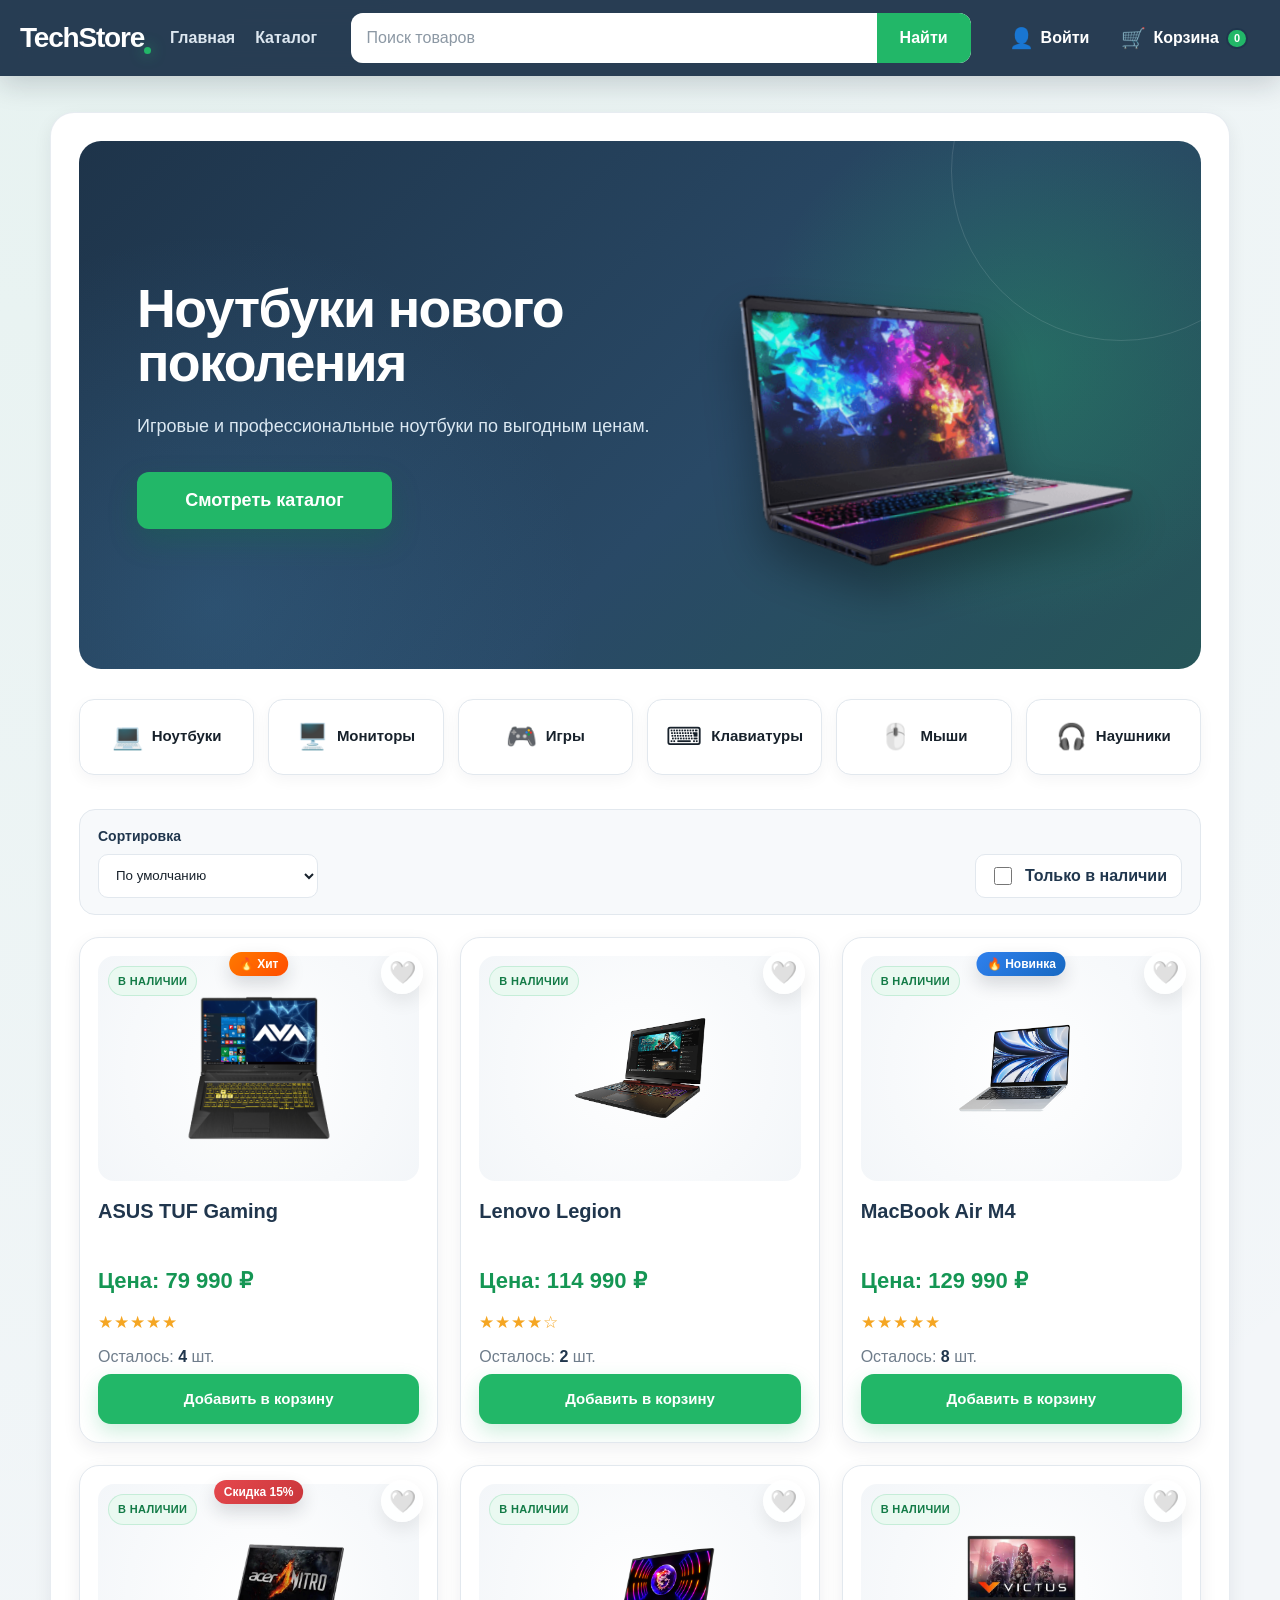
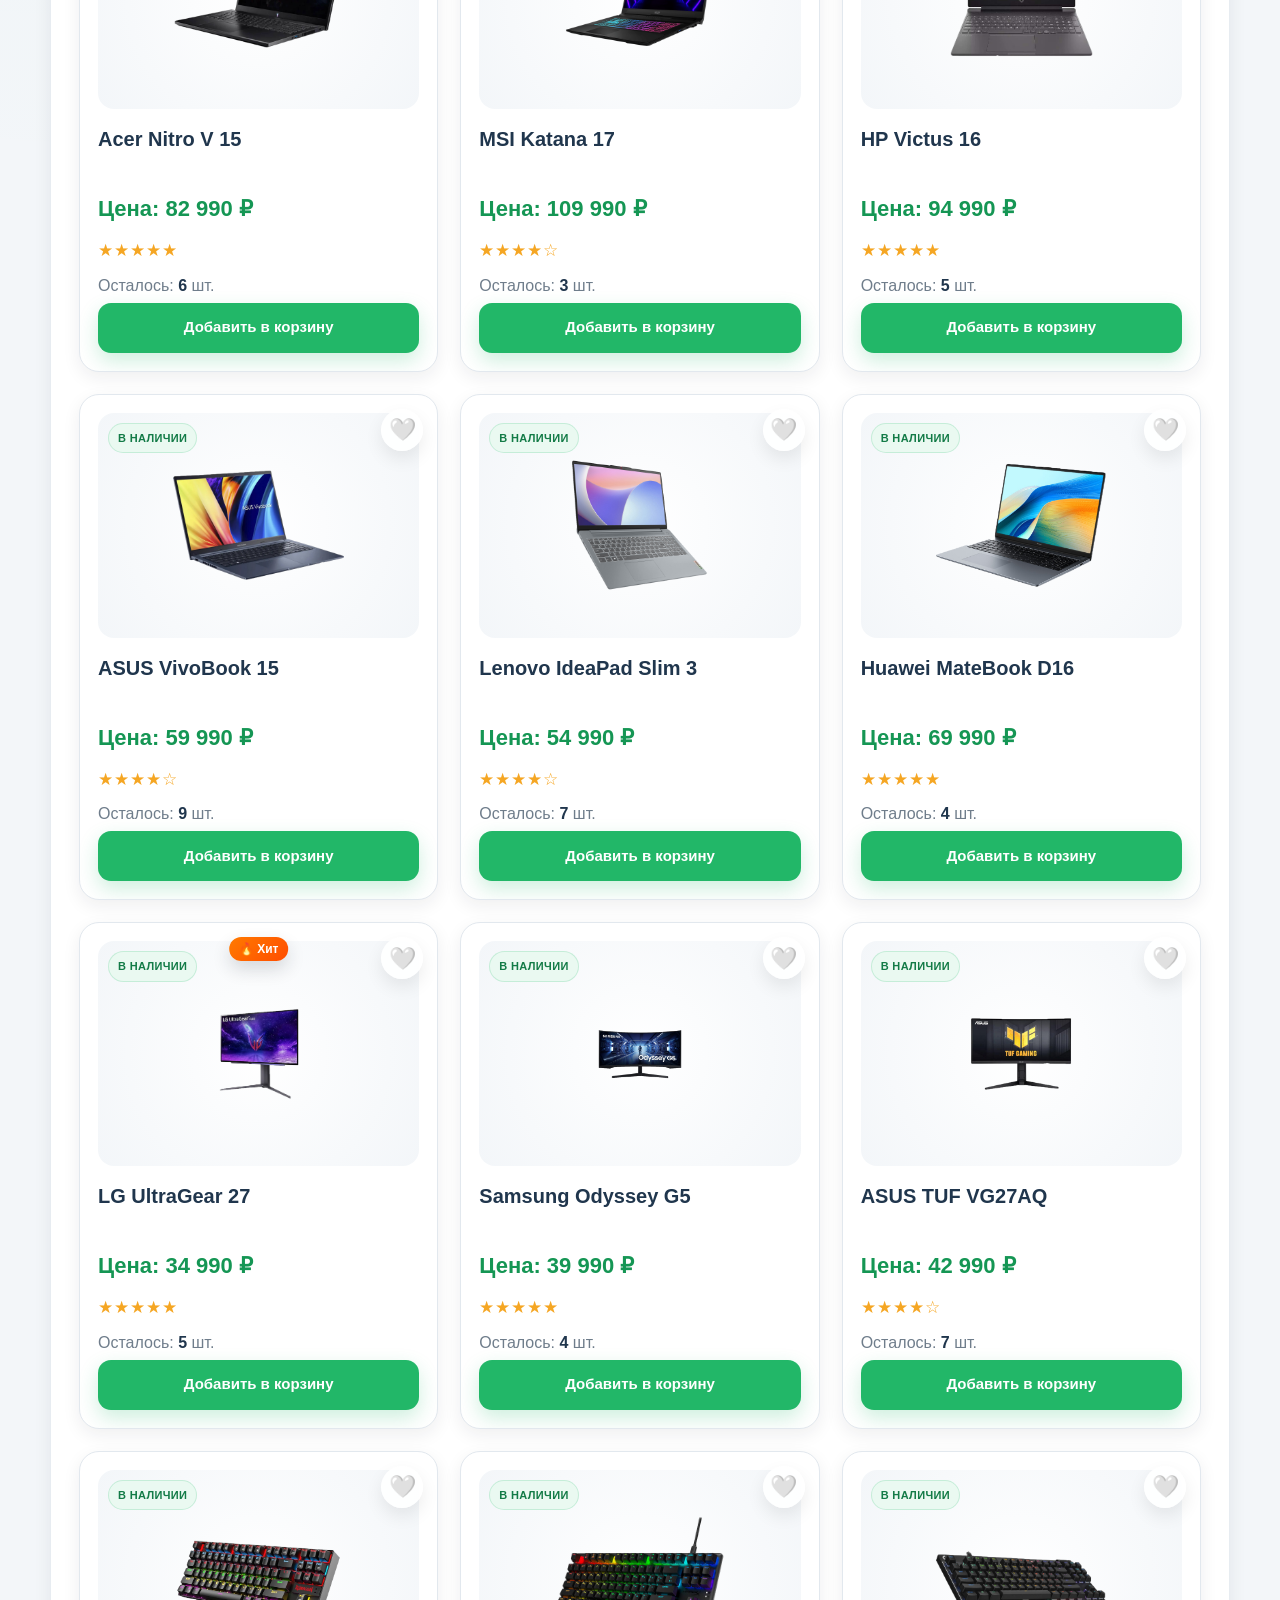
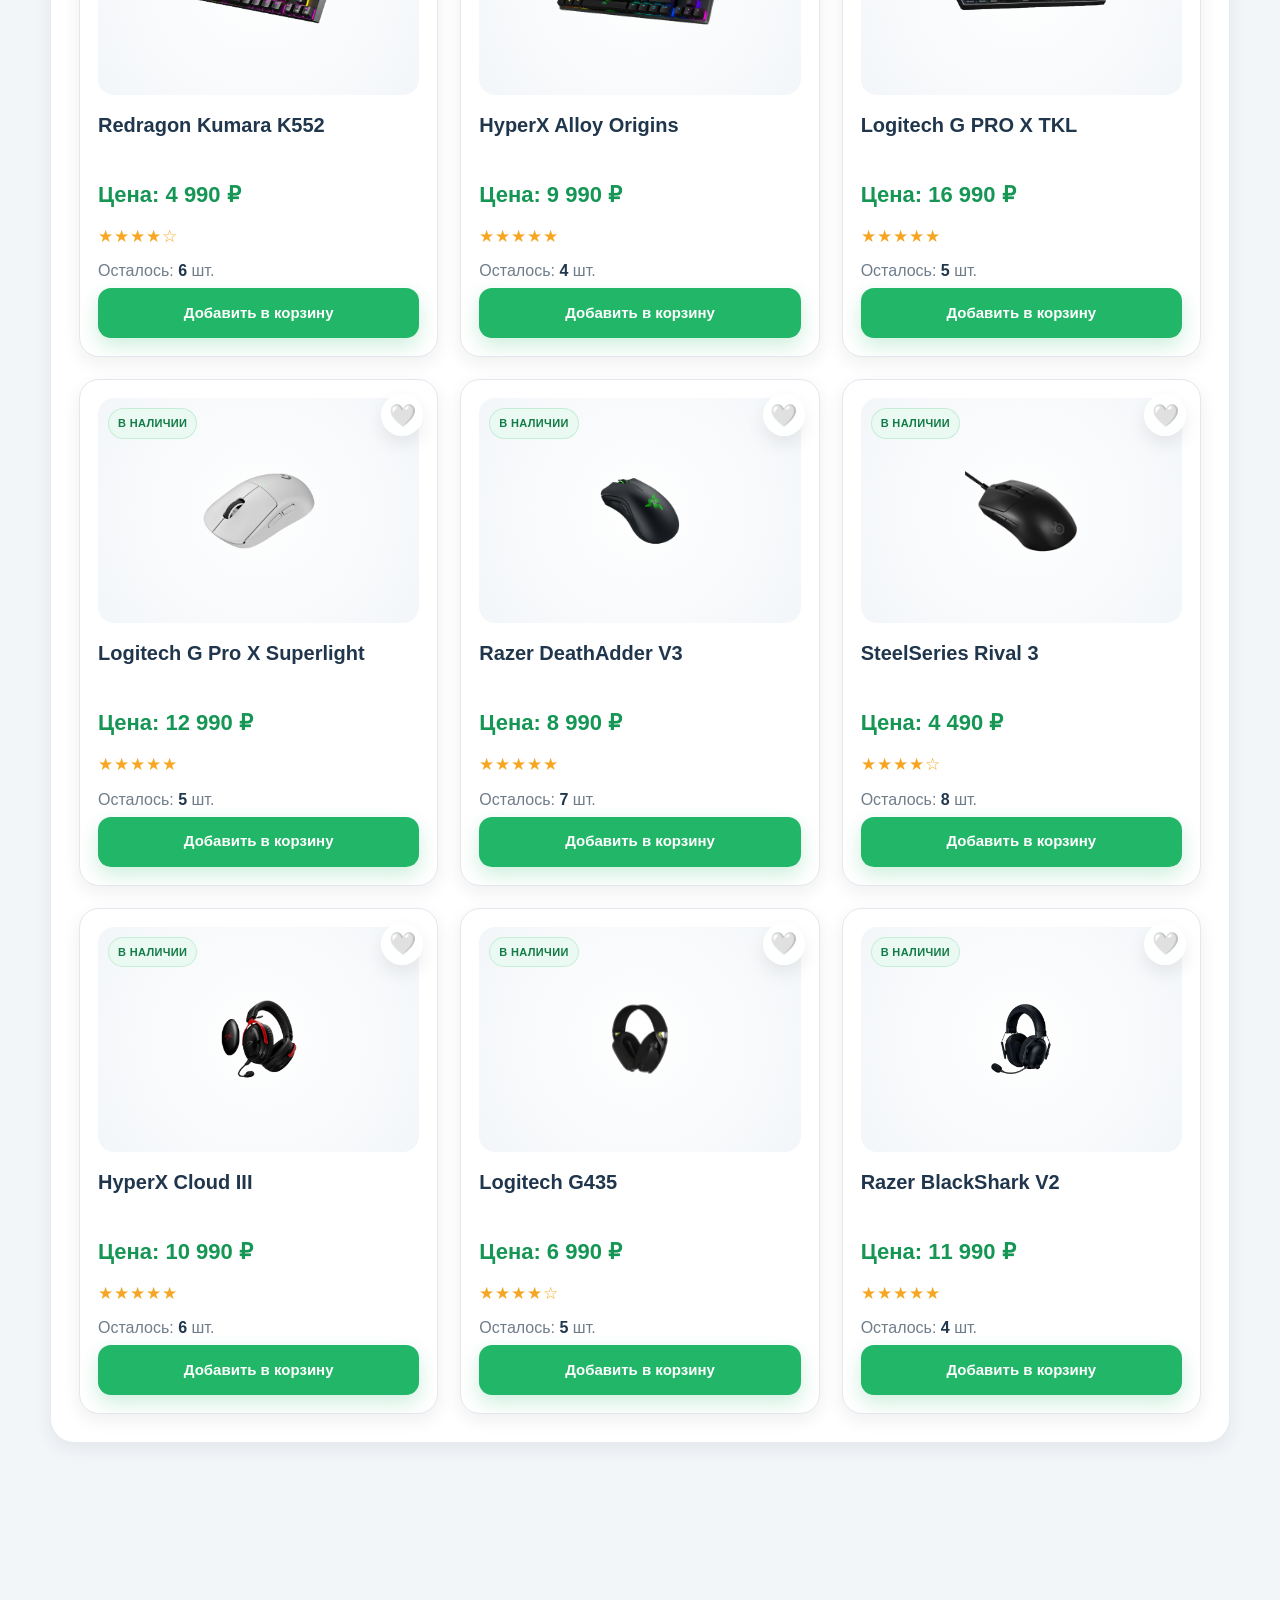
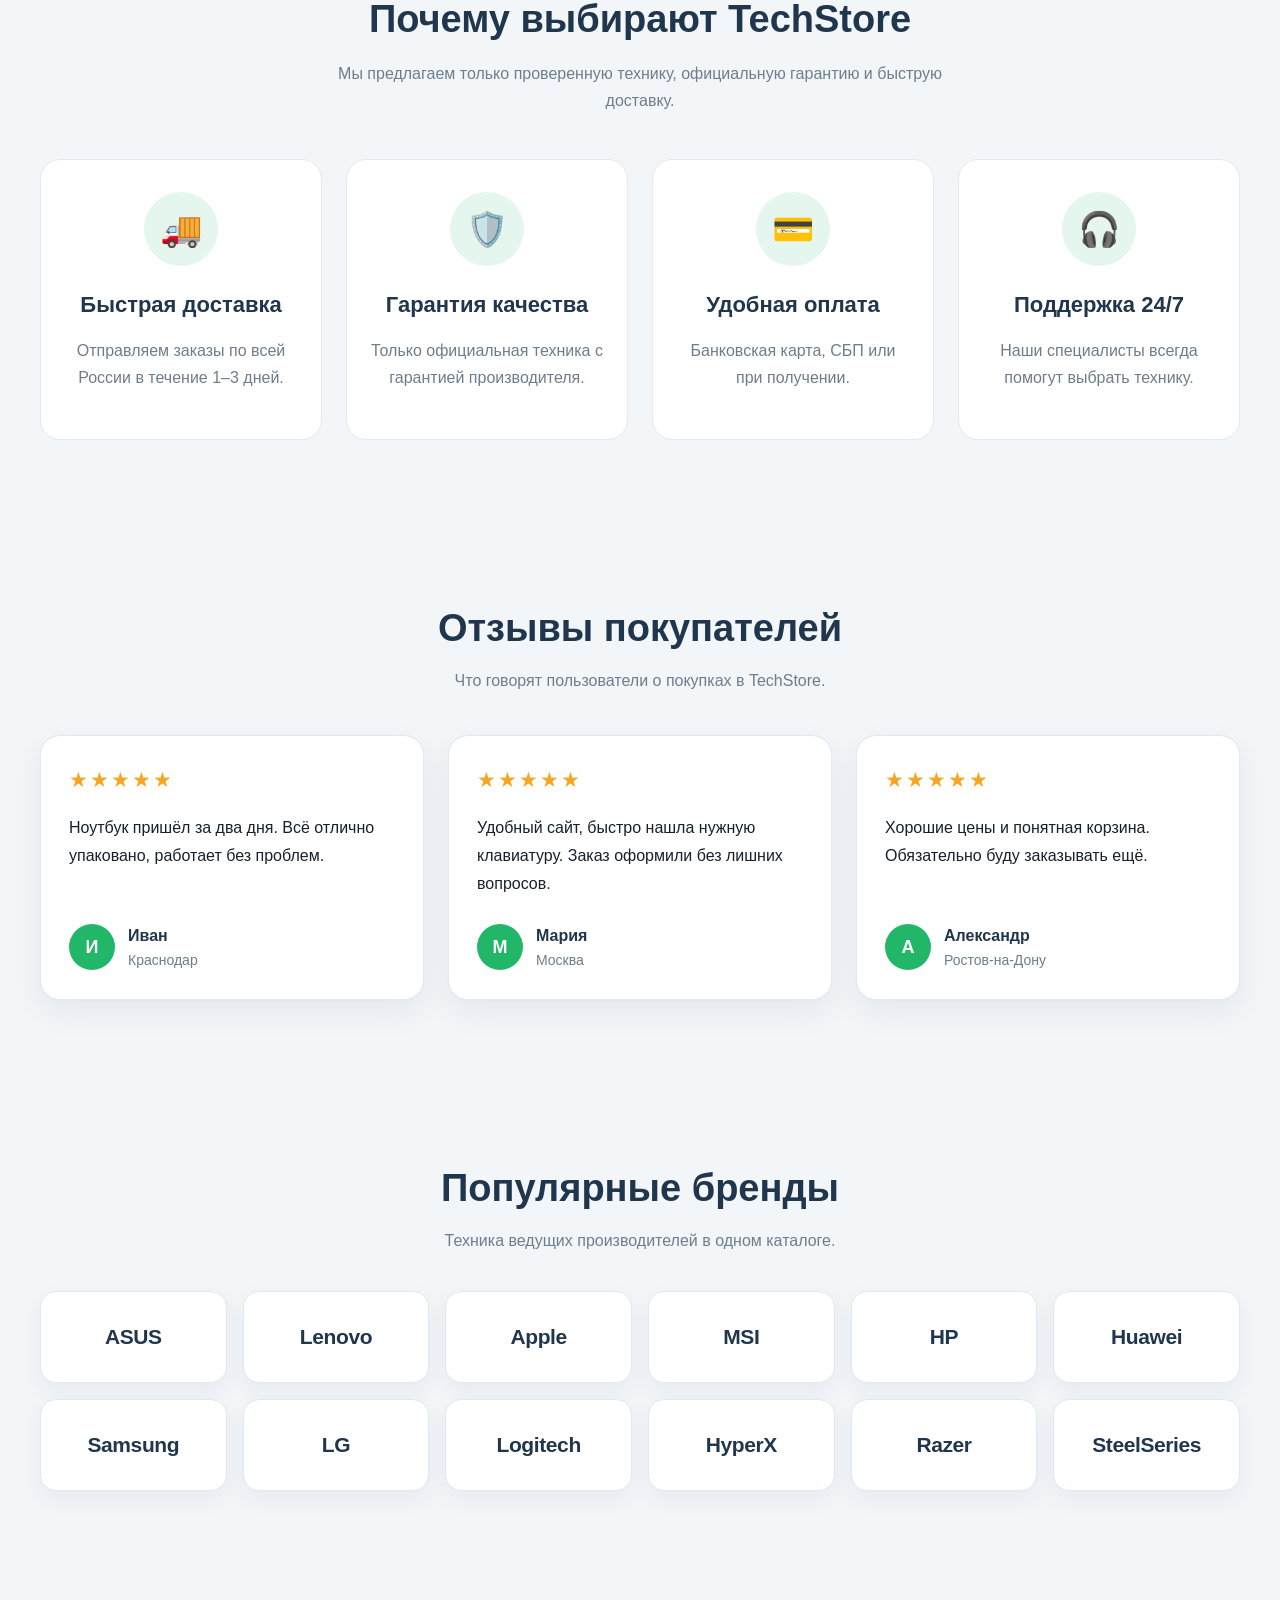
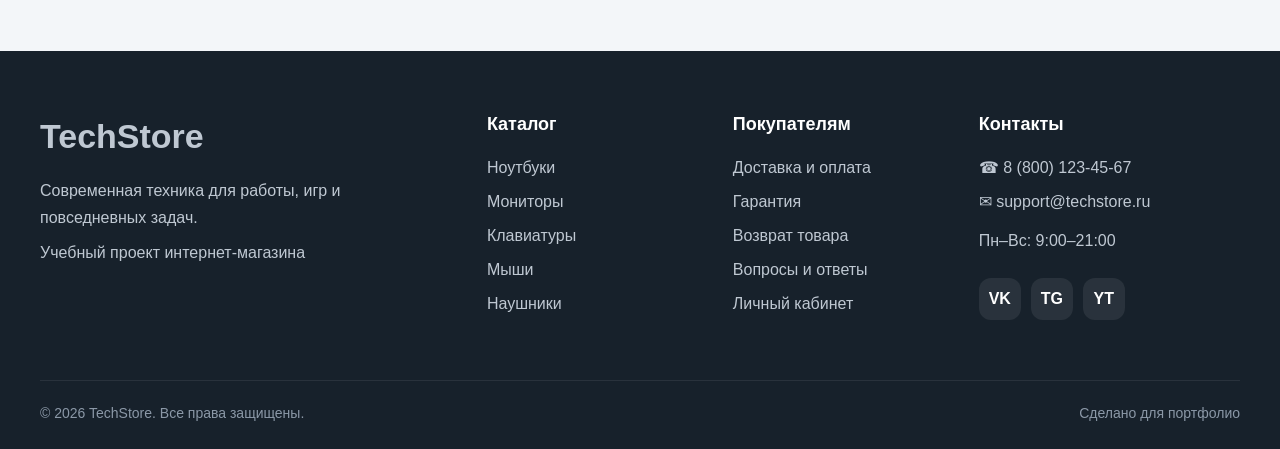
<file: index.html>
<!DOCTYPE html>
<html lang="ru">
 <head>
  <meta charset="utf-8"/>
  <meta content="width=device-width, initial-scale=1.0" name="viewport"/>
  <meta content="TechStore &mdash; &ucy;&chcy;&iecy;&bcy;&ncy;&ycy;&jcy; &icy;&ncy;&tcy;&iecy;&rcy;&ncy;&iecy;&tcy;-&mcy;&acy;&gcy;&acy;&zcy;&icy;&ncy; &ncy;&ocy;&ucy;&tcy;&bcy;&ucy;&kcy;&ocy;&vcy;, &mcy;&ocy;&ncy;&icy;&tcy;&ocy;&rcy;&ocy;&vcy; &icy; &kcy;&ocy;&mcy;&pcy;&softcy;&yucy;&tcy;&iecy;&rcy;&ncy;&ycy;&khcy; &acy;&kcy;&scy;&iecy;&scy;&scy;&ucy;&acy;&rcy;&ocy;&vcy;." name="description"/>
  <title>
   TechStore &mdash; &ncy;&ocy;&ucy;&tcy;&bcy;&ucy;&kcy;&icy; &icy; &tcy;&iecy;&khcy;&ncy;&icy;&kcy;&acy;
  </title>
  <link href="style.css?v=20" rel="stylesheet">
  <link href="favicon.png?v=5" rel="icon" sizes="32x32" type="image/png"/>
 </head>
 <body>
  <!-- Шапка сайта -->
  <header class="site-header">
   <div class="header-container">
    <a class="logo" href="index.html">
     TechStore
    </a>
    <nav class="main-nav">
     <a href="index.html">
      &Gcy;&lcy;&acy;&vcy;&ncy;&acy;&yacy;
     </a>
     <a href="#catalog">
      &Kcy;&acy;&tcy;&acy;&lcy;&ocy;&gcy;
     </a>
    </nav>
    <form class="header-search" id="header-search">
     <input id="header-search-input" placeholder="&Pcy;&ocy;&icy;&scy;&kcy; &tcy;&ocy;&vcy;&acy;&rcy;&ocy;&vcy;" type="text"/>
     <button type="submit">
      &Ncy;&acy;&jcy;&tcy;&icy;
     </button>
    </form>
    <div class="header-actions">
     <a class="header-action" href="login.html" id="profile-link">
      <span class="header-icon">
       👤
      </span>
      <span id="profile-text">
       &Vcy;&ocy;&jcy;&tcy;&icy;
      </span>
     </a>
     <a class="header-action cart-link" href="cart.html">
      <span class="header-icon">
       🛒
      </span>
      <span>
       &Kcy;&ocy;&rcy;&zcy;&icy;&ncy;&acy;
      </span>
      <span class="cart-count" id="cart-count">
       0
      </span>
     </a>
    </div>
   </div>
  </header>
  <main>
   <!-- Главный баннер -->
   <section class="hero">
    <div class="hero-content">
     <div class="hero-text">
      <h2>
       &Ncy;&ocy;&ucy;&tcy;&bcy;&ucy;&kcy;&icy; &ncy;&ocy;&vcy;&ocy;&gcy;&ocy; &pcy;&ocy;&kcy;&ocy;&lcy;&iecy;&ncy;&icy;&yacy;
      </h2>
      <p>
       &Icy;&gcy;&rcy;&ocy;&vcy;&ycy;&iecy; &icy; &pcy;&rcy;&ocy;&fcy;&iecy;&scy;&scy;&icy;&ocy;&ncy;&acy;&lcy;&softcy;&ncy;&ycy;&iecy; &ncy;&ocy;&ucy;&tcy;&bcy;&ucy;&kcy;&icy;
                &pcy;&ocy; &vcy;&ycy;&gcy;&ocy;&dcy;&ncy;&ycy;&mcy; &tscy;&iecy;&ncy;&acy;&mcy;.
      </p>
      <a class="hero-button" href="#catalog">
       &Scy;&mcy;&ocy;&tcy;&rcy;&iecy;&tcy;&softcy; &kcy;&acy;&tcy;&acy;&lcy;&ocy;&gcy;
      </a>
     </div>
     <div class="hero-image">
      <img alt="&Icy;&gcy;&rcy;&ocy;&vcy;&ocy;&jcy; &ncy;&ocy;&ucy;&tcy;&bcy;&ucy;&kcy;" loading="eager" src="&Icy;&zcy;&ocy;&bcy;&rcy;&acy;&zhcy;&iecy;&ncy;&icy;&yacy;/&Ncy;&ocy;&ucy;&tcy;&bcy;&ucy;&kcy; 1.png"/>
     </div>
    </div>
   </section>
   <!-- Категории товаров -->
   <section class="categories">
    <div class="category" data-category="laptops">
     💻
     <span>
      &Ncy;&ocy;&ucy;&tcy;&bcy;&ucy;&kcy;&icy;
     </span>
    </div>
    <div class="category" data-category="monitors">
     🖥️
     <span>
      &Mcy;&ocy;&ncy;&icy;&tcy;&ocy;&rcy;&ycy;
     </span>
    </div>
    <div class="category" data-category="games">
     🎮
     <span>
      &Icy;&gcy;&rcy;&ycy;
     </span>
    </div>
    <div class="category" data-category="keyboards">
     ⌨
     <span>
      &Kcy;&lcy;&acy;&vcy;&icy;&acy;&tcy;&ucy;&rcy;&ycy;
     </span>
    </div>
    <div class="category" data-category="mice">
     🖱️
     <span>
      &Mcy;&ycy;&shcy;&icy;
     </span>
    </div>
    <div class="category" data-category="headphones">
     🎧
     <span>
      &Ncy;&acy;&ucy;&shcy;&ncy;&icy;&kcy;&icy;
     </span>
    </div>
   </section>
   <!-- Сортировка и фильтры -->
   <section class="catalog-controls">
    <div class="catalog-control">
     <label for="sort-products">
      &Scy;&ocy;&rcy;&tcy;&icy;&rcy;&ocy;&vcy;&kcy;&acy;
     </label>
     <select id="sort-products">
      <option value="default">
       &Pcy;&ocy; &ucy;&mcy;&ocy;&lcy;&chcy;&acy;&ncy;&icy;&yucy;
      </option>
      <option value="price-asc">
       &Scy;&ncy;&acy;&chcy;&acy;&lcy;&acy; &dcy;&iecy;&shcy;&iecy;&vcy;&lcy;&iecy;
      </option>
      <option value="price-desc">
       &Scy;&ncy;&acy;&chcy;&acy;&lcy;&acy; &dcy;&ocy;&rcy;&ocy;&zhcy;&iecy;
      </option>
      <option value="name-asc">
       &Pcy;&ocy; &ncy;&acy;&zcy;&vcy;&acy;&ncy;&icy;&yucy;
      </option>
     </select>
    </div>
    <label class="stock-filter">
     <input id="only-in-stock" type="checkbox"/>
     <span>
      &Tcy;&ocy;&lcy;&softcy;&kcy;&ocy; &vcy; &ncy;&acy;&lcy;&icy;&chcy;&icy;&icy;
     </span>
    </label>
   </section>
   <!-- Каталог товаров -->
   <section class="products" id="catalog">
    <div class="card" data-category="laptops" data-id="asus-tuf" data-stock="4">
     <button
    class="favorite-button"
    type="button"
    aria-label="Добавить в избранное"
>
    🤍
</button>
        <span class="product-badge badge-hit">
      🔥 &KHcy;&icy;&tcy;
     </span>
     <div class="product-image">
      <img alt="ASUS TUF Gaming" class="img-asus-tuf" loading="lazy" src="&Icy;&zcy;&ocy;&bcy;&rcy;&acy;&zhcy;&iecy;&ncy;&icy;&yacy;/asus-tuf.png"/>
     </div>
     <h3>
      ASUS TUF Gaming
     </h3>
     <p class="product-price">
      &TScy;&iecy;&ncy;&acy;: 79 990 ₽
     </p>
     <p>
      &starf;&starf;&starf;&starf;&starf;
     </p>
     <p>
      &Ocy;&scy;&tcy;&acy;&lcy;&ocy;&scy;&softcy;:
      <span class="stock-count">
       4
      </span>
      &shcy;&tcy;.
     </p>
     <button class="add-to-cart">
      &Dcy;&ocy;&bcy;&acy;&vcy;&icy;&tcy;&softcy; &vcy; &kcy;&ocy;&rcy;&zcy;&icy;&ncy;&ucy;
     </button>
    </div>
    <div class="card" data-category="laptops" data-id="lenovo-legion" data-stock="2">
     <button
    class="favorite-button"
    type="button"
    aria-label="Добавить в избранное"
>
    🤍
</button>
        <div class="product-image">
      <img alt="Lenovo Legion" class="img-lenovo-legion" loading="lazy" src="&Icy;&zcy;&ocy;&bcy;&rcy;&acy;&zhcy;&iecy;&ncy;&icy;&yacy;/lenovo-legion.png"/>
     </div>
     <h3>
      Lenovo Legion
     </h3>
     <p class="product-price">
      &TScy;&iecy;&ncy;&acy;: 114 990 ₽
     </p>
     <p>
      &starf;&starf;&starf;&starf;&star;
     </p>
     <p>
      &Ocy;&scy;&tcy;&acy;&lcy;&ocy;&scy;&softcy;:
      <span class="stock-count">
       2
      </span>
      &shcy;&tcy;.
     </p>
     <button class="add-to-cart">
      &Dcy;&ocy;&bcy;&acy;&vcy;&icy;&tcy;&softcy; &vcy; &kcy;&ocy;&rcy;&zcy;&icy;&ncy;&ucy;
     </button>
    </div>
    <div class="card" data-category="laptops" data-id="macbook-air-m4" data-stock="8">
     <button
    class="favorite-button"
    type="button"
    aria-label="Добавить в избранное"
>
    🤍
</button>
        <span class="product-badge badge-new">
      🔥 &Ncy;&ocy;&vcy;&icy;&ncy;&kcy;&acy;
     </span>
     <div class="product-image">
      <img alt="MacBook Air M4" class="img-macbook-air" loading="lazy" src="&Icy;&zcy;&ocy;&bcy;&rcy;&acy;&zhcy;&iecy;&ncy;&icy;&yacy;/macbook-air.png"/>
     </div>
     <h3>
      MacBook Air M4
     </h3>
     <p class="product-price">
      &TScy;&iecy;&ncy;&acy;: 129 990 ₽
     </p>
     <p>
      &starf;&starf;&starf;&starf;&starf;
     </p>
     <p>
      &Ocy;&scy;&tcy;&acy;&lcy;&ocy;&scy;&softcy;:
      <span class="stock-count">
       8
      </span>
      &shcy;&tcy;.
     </p>
     <button class="add-to-cart">
      &Dcy;&ocy;&bcy;&acy;&vcy;&icy;&tcy;&softcy; &vcy; &kcy;&ocy;&rcy;&zcy;&icy;&ncy;&ucy;
     </button>
    </div>
    <div class="card" data-category="laptops" data-id="acer-nitro-v15" data-stock="6">
     <button
    class="favorite-button"
    type="button"
    aria-label="Добавить в избранное"
>
    🤍
</button>
        <span class="product-badge badge-sale">
      &Scy;&kcy;&icy;&dcy;&kcy;&acy; 15%
     </span>
     <div class="product-image">
      <img alt="Acer Nitro V 15" class="img-acer-nitro" loading="lazy" src="&Icy;&zcy;&ocy;&bcy;&rcy;&acy;&zhcy;&iecy;&ncy;&icy;&yacy;/acer-nitro-v15.png"/>
     </div>
     <h3>
      Acer Nitro V 15
     </h3>
     <p class="product-price">
      &TScy;&iecy;&ncy;&acy;: 82 990 ₽
     </p>
     <p>
      &starf;&starf;&starf;&starf;&starf;
     </p>
     <p>
      &Ocy;&scy;&tcy;&acy;&lcy;&ocy;&scy;&softcy;:
      <span class="stock-count">
       6
      </span>
      &shcy;&tcy;.
     </p>
     <button class="add-to-cart">
      &Dcy;&ocy;&bcy;&acy;&vcy;&icy;&tcy;&softcy; &vcy; &kcy;&ocy;&rcy;&zcy;&icy;&ncy;&ucy;
     </button>
    </div>
    <div class="card" data-category="laptops" data-id="msi-katana-17" data-stock="3">
     <button
    class="favorite-button"
    type="button"
    aria-label="Добавить в избранное"
>
    🤍
</button>
        <div class="product-image">
      <img alt="MSI Katana 17" class="img-msi-katana" loading="lazy" src="&Icy;&zcy;&ocy;&bcy;&rcy;&acy;&zhcy;&iecy;&ncy;&icy;&yacy;/msi-katana-17.png"/>
     </div>
     <h3>
      MSI Katana 17
     </h3>
     <p class="product-price">
      &TScy;&iecy;&ncy;&acy;: 109 990 ₽
     </p>
     <p>
      &starf;&starf;&starf;&starf;&star;
     </p>
     <p>
      &Ocy;&scy;&tcy;&acy;&lcy;&ocy;&scy;&softcy;:
      <span class="stock-count">
       3
      </span>
      &shcy;&tcy;.
     </p>
     <button class="add-to-cart">
      &Dcy;&ocy;&bcy;&acy;&vcy;&icy;&tcy;&softcy; &vcy; &kcy;&ocy;&rcy;&zcy;&icy;&ncy;&ucy;
     </button>
    </div>
    <div class="card" data-category="laptops" data-id="hp-victus-16" data-stock="5">
     <button
    class="favorite-button"
    type="button"
    aria-label="Добавить в избранное"
>
    🤍
</button>
        <div class="product-image">
      <img alt="HP Victus 16" class="img-hp-victus" loading="lazy" src="&Icy;&zcy;&ocy;&bcy;&rcy;&acy;&zhcy;&iecy;&ncy;&icy;&yacy;/hp-victus-16.png"/>
     </div>
     <h3>
      HP Victus 16
     </h3>
     <p class="product-price">
      &TScy;&iecy;&ncy;&acy;: 94 990 ₽
     </p>
     <p>
      &starf;&starf;&starf;&starf;&starf;
     </p>
     <p>
      &Ocy;&scy;&tcy;&acy;&lcy;&ocy;&scy;&softcy;:
      <span class="stock-count">
       5
      </span>
      &shcy;&tcy;.
     </p>
     <button class="add-to-cart">
      &Dcy;&ocy;&bcy;&acy;&vcy;&icy;&tcy;&softcy; &vcy; &kcy;&ocy;&rcy;&zcy;&icy;&ncy;&ucy;
     </button>
    </div>
    <div class="card" data-category="laptops" data-id="asus-vivobook-15" data-stock="9">
     <button
    class="favorite-button"
    type="button"
    aria-label="Добавить в избранное"
>
    🤍
</button>
        <div class="product-image">
      <img alt="ASUS VivoBook 15" class="img-asus-vivobook" loading="lazy" src="&Icy;&zcy;&ocy;&bcy;&rcy;&acy;&zhcy;&iecy;&ncy;&icy;&yacy;/asus-vivobook-15.png"/>
     </div>
     <h3>
      ASUS VivoBook 15
     </h3>
     <p class="product-price">
      &TScy;&iecy;&ncy;&acy;: 59 990 ₽
     </p>
     <p>
      &starf;&starf;&starf;&starf;&star;
     </p>
     <p>
      &Ocy;&scy;&tcy;&acy;&lcy;&ocy;&scy;&softcy;:
      <span class="stock-count">
       9
      </span>
      &shcy;&tcy;.
     </p>
     <button class="add-to-cart">
      &Dcy;&ocy;&bcy;&acy;&vcy;&icy;&tcy;&softcy; &vcy; &kcy;&ocy;&rcy;&zcy;&icy;&ncy;&ucy;
     </button>
    </div>
    <div class="card" data-category="laptops" data-id="lenovo-ideapad-slim-3" data-stock="7">
     <button
    class="favorite-button"
    type="button"
    aria-label="Добавить в избранное"
>
    🤍
</button>
        <div class="product-image">
      <img alt="Lenovo IdeaPad Slim 3" class="img-lenovo-ideapad" loading="lazy" src="&Icy;&zcy;&ocy;&bcy;&rcy;&acy;&zhcy;&iecy;&ncy;&icy;&yacy;/lenovo-ideapad-slim-3.png"/>
     </div>
     <h3>
      Lenovo IdeaPad Slim 3
     </h3>
     <p class="product-price">
      &TScy;&iecy;&ncy;&acy;: 54 990 ₽
     </p>
     <p>
      &starf;&starf;&starf;&starf;&star;
     </p>
     <p>
      &Ocy;&scy;&tcy;&acy;&lcy;&ocy;&scy;&softcy;:
      <span class="stock-count">
       7
      </span>
      &shcy;&tcy;.
     </p>
     <button class="add-to-cart">
      &Dcy;&ocy;&bcy;&acy;&vcy;&icy;&tcy;&softcy; &vcy; &kcy;&ocy;&rcy;&zcy;&icy;&ncy;&ucy;
     </button>
    </div>
    <div class="card" data-category="laptops" data-id="huawei-matebook-d16" data-stock="4">
     <button
    class="favorite-button"
    type="button"
    aria-label="Добавить в избранное"
>
    🤍
</button>
        <div class="product-image">
      <img alt="Huawei MateBook D16" class="img-huawei-matebook" loading="lazy" src="&Icy;&zcy;&ocy;&bcy;&rcy;&acy;&zhcy;&iecy;&ncy;&icy;&yacy;/huawei-matebook-d16.png"/>
     </div>
     <h3>
      Huawei MateBook D16
     </h3>
     <p class="product-price">
      &TScy;&iecy;&ncy;&acy;: 69 990 ₽
     </p>
     <p>
      &starf;&starf;&starf;&starf;&starf;
     </p>
     <p>
      &Ocy;&scy;&tcy;&acy;&lcy;&ocy;&scy;&softcy;:
      <span class="stock-count">
       4
      </span>
      &shcy;&tcy;.
     </p>
     <button class="add-to-cart">
      &Dcy;&ocy;&bcy;&acy;&vcy;&icy;&tcy;&softcy; &vcy; &kcy;&ocy;&rcy;&zcy;&icy;&ncy;&ucy;
     </button>
    </div>
    <div class="card" data-category="monitors" data-id="lg-ultragear-27" data-stock="5">
     <button
    class="favorite-button"
    type="button"
    aria-label="Добавить в избранное"
>
    🤍
</button>
        <span class="product-badge badge-hit">
      🔥 &KHcy;&icy;&tcy;
     </span>
     <div class="product-image">
      <img alt="LG UltraGear 27" class="img-lg-ultragear" loading="lazy" src="&Icy;&zcy;&ocy;&bcy;&rcy;&acy;&zhcy;&iecy;&ncy;&icy;&yacy;/lg-ultragear-27.png"/>
     </div>
     <h3>
      LG UltraGear 27
     </h3>
     <p class="product-price">
      &TScy;&iecy;&ncy;&acy;: 34 990 ₽
     </p>
     <p>
      &starf;&starf;&starf;&starf;&starf;
     </p>
     <p>
      &Ocy;&scy;&tcy;&acy;&lcy;&ocy;&scy;&softcy;:
      <span class="stock-count">
       5
      </span>
      &shcy;&tcy;.
     </p>
     <button class="add-to-cart">
      &Dcy;&ocy;&bcy;&acy;&vcy;&icy;&tcy;&softcy; &vcy; &kcy;&ocy;&rcy;&zcy;&icy;&ncy;&ucy;
     </button>
    </div>
    <div class="card" data-category="monitors" data-id="samsung-odyssey-g5" data-stock="4">
     <button
    class="favorite-button"
    type="button"
    aria-label="Добавить в избранное"
>
    🤍
</button>
        <div class="product-image">
      <img alt="Samsung Odyssey G5" class="img-samsung-odyssey" loading="lazy" src="&Icy;&zcy;&ocy;&bcy;&rcy;&acy;&zhcy;&iecy;&ncy;&icy;&yacy;/samsung-odyssey-g5.png"/>
     </div>
     <h3>
      Samsung Odyssey G5
     </h3>
     <p class="product-price">
      &TScy;&iecy;&ncy;&acy;: 39 990 ₽
     </p>
     <p>
      &starf;&starf;&starf;&starf;&starf;
     </p>
     <p>
      &Ocy;&scy;&tcy;&acy;&lcy;&ocy;&scy;&softcy;:
      <span class="stock-count">
       4
      </span>
      &shcy;&tcy;.
     </p>
     <button class="add-to-cart">
      &Dcy;&ocy;&bcy;&acy;&vcy;&icy;&tcy;&softcy; &vcy; &kcy;&ocy;&rcy;&zcy;&icy;&ncy;&ucy;
     </button>
    </div>
    <div class="card" data-category="monitors" data-id="asus-tuf-vg27aq" data-stock="7">
     <button
    class="favorite-button"
    type="button"
    aria-label="Добавить в избранное"
>
    🤍
</button>
        <div class="product-image">
      <img alt="ASUS TUF VG27AQ" class="img-asus-monitor" loading="lazy" src="&Icy;&zcy;&ocy;&bcy;&rcy;&acy;&zhcy;&iecy;&ncy;&icy;&yacy;/asus-tuf-vg27aq.png"/>
     </div>
     <h3>
      ASUS TUF VG27AQ
     </h3>
     <p class="product-price">
      &TScy;&iecy;&ncy;&acy;: 42 990 ₽
     </p>
     <p>
      &starf;&starf;&starf;&starf;&star;
     </p>
     <p>
      &Ocy;&scy;&tcy;&acy;&lcy;&ocy;&scy;&softcy;:
      <span class="stock-count">
       7
      </span>
      &shcy;&tcy;.
     </p>
     <button class="add-to-cart">
      &Dcy;&ocy;&bcy;&acy;&vcy;&icy;&tcy;&softcy; &vcy; &kcy;&ocy;&rcy;&zcy;&icy;&ncy;&ucy;
     </button>
    </div>
    <div class="card" data-category="keyboards" data-id="redragon-k552" data-stock="6">
     <button
    class="favorite-button"
    type="button"
    aria-label="Добавить в избранное"
>
    🤍
</button>
        <div class="product-image">
      <img alt="Redragon Kumara K552" class="img-redragon-k552" loading="lazy" src="&Icy;&zcy;&ocy;&bcy;&rcy;&acy;&zhcy;&iecy;&ncy;&icy;&yacy;/redragon-k552.png"/>
     </div>
     <h3>
      Redragon Kumara K552
     </h3>
     <p class="product-price">
      &TScy;&iecy;&ncy;&acy;: 4 990 ₽
     </p>
     <p>
      &starf;&starf;&starf;&starf;&star;
     </p>
     <p>
      &Ocy;&scy;&tcy;&acy;&lcy;&ocy;&scy;&softcy;:
      <span class="stock-count">
       6
      </span>
      &shcy;&tcy;.
     </p>
     <button class="add-to-cart">
      &Dcy;&ocy;&bcy;&acy;&vcy;&icy;&tcy;&softcy; &vcy; &kcy;&ocy;&rcy;&zcy;&icy;&ncy;&ucy;
     </button>
    </div>
    <div class="card" data-category="keyboards" data-id="hyperx-alloy-origins" data-stock="4">
     <button
    class="favorite-button"
    type="button"
    aria-label="Добавить в избранное"
>
    🤍
</button>
        <div class="product-image">
      <img alt="HyperX Alloy Origins" class="img-hyperx-keyboard" loading="lazy" src="&Icy;&zcy;&ocy;&bcy;&rcy;&acy;&zhcy;&iecy;&ncy;&icy;&yacy;/hyperx-alloy-origins.png"/>
     </div>
     <h3>
      HyperX Alloy Origins
     </h3>
     <p class="product-price">
      &TScy;&iecy;&ncy;&acy;: 9 990 ₽
     </p>
     <p>
      &starf;&starf;&starf;&starf;&starf;
     </p>
     <p>
      &Ocy;&scy;&tcy;&acy;&lcy;&ocy;&scy;&softcy;:
      <span class="stock-count">
       4
      </span>
      &shcy;&tcy;.
     </p>
     <button class="add-to-cart">
      &Dcy;&ocy;&bcy;&acy;&vcy;&icy;&tcy;&softcy; &vcy; &kcy;&ocy;&rcy;&zcy;&icy;&ncy;&ucy;
     </button>
    </div>
    <div class="card" data-category="keyboards" data-id="logitech-g-pro-x-tkl" data-stock="5">
     <button
    class="favorite-button"
    type="button"
    aria-label="Добавить в избранное"
>
    🤍
</button>
        <div class="product-image">
      <img alt="Logitech G PRO X TKL" class="img-logitech-keyboard" loading="lazy" src="&Icy;&zcy;&ocy;&bcy;&rcy;&acy;&zhcy;&iecy;&ncy;&icy;&yacy;/logitech-g-pro-x-tkl.png"/>
     </div>
     <h3>
      Logitech G PRO X TKL
     </h3>
     <p class="product-price">
      &TScy;&iecy;&ncy;&acy;: 16 990 ₽
     </p>
     <p>
      &starf;&starf;&starf;&starf;&starf;
     </p>
     <p>
      &Ocy;&scy;&tcy;&acy;&lcy;&ocy;&scy;&softcy;:
      <span class="stock-count">
       5
      </span>
      &shcy;&tcy;.
     </p>
     <button class="add-to-cart">
      &Dcy;&ocy;&bcy;&acy;&vcy;&icy;&tcy;&softcy; &vcy; &kcy;&ocy;&rcy;&zcy;&icy;&ncy;&ucy;
     </button>
    </div>
    <div class="card" data-category="mice" data-id="logitech-g-pro-x-superlight" data-stock="5">
     <button
    class="favorite-button"
    type="button"
    aria-label="Добавить в избранное"
>
    🤍
</button>
        <div class="product-image">
      <img alt="Logitech G Pro X Superlight" class="img-logitech-mouse" loading="lazy" src="&Icy;&zcy;&ocy;&bcy;&rcy;&acy;&zhcy;&iecy;&ncy;&icy;&yacy;/logitech-g-pro-x-superlight.png"/>
     </div>
     <h3>
      Logitech G Pro X Superlight
     </h3>
     <p class="product-price">
      &TScy;&iecy;&ncy;&acy;: 12 990 ₽
     </p>
     <p>
      &starf;&starf;&starf;&starf;&starf;
     </p>
     <p>
      &Ocy;&scy;&tcy;&acy;&lcy;&ocy;&scy;&softcy;:
      <span class="stock-count">
       5
      </span>
      &shcy;&tcy;.
     </p>
     <button class="add-to-cart">
      &Dcy;&ocy;&bcy;&acy;&vcy;&icy;&tcy;&softcy; &vcy; &kcy;&ocy;&rcy;&zcy;&icy;&ncy;&ucy;
     </button>
    </div>
    <div class="card" data-category="mice" data-id="razer-deathadder-v3" data-stock="7">
     <button
    class="favorite-button"
    type="button"
    aria-label="Добавить в избранное"
>
    🤍
</button>
        <div class="product-image">
      <img alt="Razer DeathAdder V3" class="img-razer-mouse" loading="lazy" src="&Icy;&zcy;&ocy;&bcy;&rcy;&acy;&zhcy;&iecy;&ncy;&icy;&yacy;/razer-deathadder-v3.png"/>
     </div>
     <h3>
      Razer DeathAdder V3
     </h3>
     <p class="product-price">
      &TScy;&iecy;&ncy;&acy;: 8 990 ₽
     </p>
     <p>
      &starf;&starf;&starf;&starf;&starf;
     </p>
     <p>
      &Ocy;&scy;&tcy;&acy;&lcy;&ocy;&scy;&softcy;:
      <span class="stock-count">
       7
      </span>
      &shcy;&tcy;.
     </p>
     <button class="add-to-cart">
      &Dcy;&ocy;&bcy;&acy;&vcy;&icy;&tcy;&softcy; &vcy; &kcy;&ocy;&rcy;&zcy;&icy;&ncy;&ucy;
     </button>
    </div>
    <div class="card" data-category="mice" data-id="steelseries-rival-3" data-stock="8">
     <button
    class="favorite-button"
    type="button"
    aria-label="Добавить в избранное"
>
    🤍
</button>
        <div class="product-image">
      <img alt="SteelSeries Rival 3" class="img-steelseries-mouse" loading="lazy" src="&Icy;&zcy;&ocy;&bcy;&rcy;&acy;&zhcy;&iecy;&ncy;&icy;&yacy;/steelseries-rival-3.png"/>
     </div>
     <h3>
      SteelSeries Rival 3
     </h3>
     <p class="product-price">
      &TScy;&iecy;&ncy;&acy;: 4 490 ₽
     </p>
     <p>
      &starf;&starf;&starf;&starf;&star;
     </p>
     <p>
      &Ocy;&scy;&tcy;&acy;&lcy;&ocy;&scy;&softcy;:
      <span class="stock-count">
       8
      </span>
      &shcy;&tcy;.
     </p>
     <button class="add-to-cart">
      &Dcy;&ocy;&bcy;&acy;&vcy;&icy;&tcy;&softcy; &vcy; &kcy;&ocy;&rcy;&zcy;&icy;&ncy;&ucy;
     </button>
    </div>
    <div class="card" data-category="headphones" data-id="hyperx-cloud-iii" data-stock="6">
     <button
    class="favorite-button"
    type="button"
    aria-label="Добавить в избранное"
>
    🤍
</button>
        <div class="product-image">
      <img alt="HyperX Cloud III" class="img-hyperx-headphones" loading="lazy" src="&Icy;&zcy;&ocy;&bcy;&rcy;&acy;&zhcy;&iecy;&ncy;&icy;&yacy;/hyperx-cloud-iii.png"/>
     </div>
     <h3>
      HyperX Cloud III
     </h3>
     <p class="product-price">
      &TScy;&iecy;&ncy;&acy;: 10 990 ₽
     </p>
     <p>
      &starf;&starf;&starf;&starf;&starf;
     </p>
     <p>
      &Ocy;&scy;&tcy;&acy;&lcy;&ocy;&scy;&softcy;:
      <span class="stock-count">
       6
      </span>
      &shcy;&tcy;.
     </p>
     <button class="add-to-cart">
      &Dcy;&ocy;&bcy;&acy;&vcy;&icy;&tcy;&softcy; &vcy; &kcy;&ocy;&rcy;&zcy;&icy;&ncy;&ucy;
     </button>
    </div>
    <div class="card" data-category="headphones" data-id="logitech-g435" data-stock="5">
     <button
    class="favorite-button"
    type="button"
    aria-label="Добавить в избранное"
>
    🤍
</button>
        <div class="product-image">
      <img alt="Logitech G435" class="img-logitech-headphones" loading="lazy" src="&Icy;&zcy;&ocy;&bcy;&rcy;&acy;&zhcy;&iecy;&ncy;&icy;&yacy;/logitech-g435.png"/>
     </div>
     <h3>
      Logitech G435
     </h3>
     <p class="product-price">
      &TScy;&iecy;&ncy;&acy;: 6 990 ₽
     </p>
     <p>
      &starf;&starf;&starf;&starf;&star;
     </p>
     <p>
      &Ocy;&scy;&tcy;&acy;&lcy;&ocy;&scy;&softcy;:
      <span class="stock-count">
       5
      </span>
      &shcy;&tcy;.
     </p>
     <button class="add-to-cart">
      &Dcy;&ocy;&bcy;&acy;&vcy;&icy;&tcy;&softcy; &vcy; &kcy;&ocy;&rcy;&zcy;&icy;&ncy;&ucy;
     </button>
    </div>
    <div class="card" data-category="headphones" data-id="razer-blackshark-v2" data-stock="4">
     <button
    class="favorite-button"
    type="button"
    aria-label="Добавить в избранное"
>
    🤍
</button>
        <div class="product-image">
      <img alt="Razer BlackShark V2" class="img-razer-headphones" loading="lazy" src="&Icy;&zcy;&ocy;&bcy;&rcy;&acy;&zhcy;&iecy;&ncy;&icy;&yacy;/razer-blackshark-v2.png"/>
     </div>
     <h3>
      Razer BlackShark V2
     </h3>
     <p class="product-price">
      &TScy;&iecy;&ncy;&acy;: 11 990 ₽
     </p>
     <p>
      &starf;&starf;&starf;&starf;&starf;
     </p>
     <p>
      &Ocy;&scy;&tcy;&acy;&lcy;&ocy;&scy;&softcy;:
      <span class="stock-count">
       4
      </span>
      &shcy;&tcy;.
     </p>
     <button class="add-to-cart">
      &Dcy;&ocy;&bcy;&acy;&vcy;&icy;&tcy;&softcy; &vcy; &kcy;&ocy;&rcy;&zcy;&icy;&ncy;&ucy;
     </button>
    </div>
   </section>
  </main>

  <section class="advantages">

    <div class="advantages-title">

        <h2>Почему выбирают TechStore</h2>

        <p>
            Мы предлагаем только проверенную технику,
            официальную гарантию и быструю доставку.
        </p>

    </div>

    <div class="advantages-grid">

        <div class="advantage-card">

            <div class="advantage-icon">🚚</div>

            <h3>Быстрая доставка</h3>

            <p>
                Отправляем заказы по всей России
                в течение 1–3 дней.
            </p>

        </div>

        <div class="advantage-card">

            <div class="advantage-icon">🛡️</div>

            <h3>Гарантия качества</h3>

            <p>
                Только официальная техника
                с гарантией производителя.
            </p>

        </div>

        <div class="advantage-card">

            <div class="advantage-icon">💳</div>

            <h3>Удобная оплата</h3>

            <p>
                Банковская карта,
                СБП или при получении.
            </p>

        </div>

        <div class="advantage-card">

            <div class="advantage-icon">🎧</div>

            <h3>Поддержка 24/7</h3>

            <p>
                Наши специалисты всегда
                помогут выбрать технику.
            </p>

        </div>

    </div>

</section>

<section class="reviews">

    <div class="reviews-title">
        <h2>Отзывы покупателей</h2>

        <p>
            Что говорят пользователи о покупках в TechStore.
        </p>
    </div>

    <div class="reviews-grid">

        <article class="review-card">

            <div class="review-rating">
                ★★★★★
            </div>

            <p class="review-text">
                Ноутбук пришёл за два дня.
                Всё отлично упаковано, работает без проблем.
            </p>

            <div class="review-author">
                <div class="review-avatar">И</div>

                <div>
                    <strong>Иван</strong>
                    <span>Краснодар</span>
                </div>
            </div>

        </article>

        <article class="review-card">

            <div class="review-rating">
                ★★★★★
            </div>

            <p class="review-text">
                Удобный сайт, быстро нашла нужную клавиатуру.
                Заказ оформили без лишних вопросов.
            </p>

            <div class="review-author">
                <div class="review-avatar">М</div>

                <div>
                    <strong>Мария</strong>
                    <span>Москва</span>
                </div>
            </div>

        </article>

        <article class="review-card">

            <div class="review-rating">
                ★★★★★
            </div>

            <p class="review-text">
                Хорошие цены и понятная корзина.
                Обязательно буду заказывать ещё.
            </p>

            <div class="review-author">
                <div class="review-avatar">А</div>

                <div>
                    <strong>Александр</strong>
                    <span>Ростов-на-Дону</span>
                </div>
            </div>

        </article>

    </div>

</section>

<section class="brands">

    <div class="brands-title">
        <h2>Популярные бренды</h2>

        <p>
            Техника ведущих производителей
            в одном каталоге.
        </p>
    </div>

    <div class="brands-grid">

        <div class="brand-card">ASUS</div>
        <div class="brand-card">Lenovo</div>
        <div class="brand-card">Apple</div>
        <div class="brand-card">MSI</div>
        <div class="brand-card">HP</div>
        <div class="brand-card">Huawei</div>
        <div class="brand-card">Samsung</div>
        <div class="brand-card">LG</div>
        <div class="brand-card">Logitech</div>
        <div class="brand-card">HyperX</div>
        <div class="brand-card">Razer</div>
        <div class="brand-card">SteelSeries</div>

    </div>

</section>

  <!-- Подвал сайта -->
  <footer class="footer">
   <div class="footer-grid">
    <div class="footer-column footer-brand">
     <a class="footer-logo" href="index.html">
      TechStore
     </a>
     <p>
      &Scy;&ocy;&vcy;&rcy;&iecy;&mcy;&iecy;&ncy;&ncy;&acy;&yacy; &tcy;&iecy;&khcy;&ncy;&icy;&kcy;&acy; &dcy;&lcy;&yacy; &rcy;&acy;&bcy;&ocy;&tcy;&ycy;,
                &icy;&gcy;&rcy; &icy; &pcy;&ocy;&vcy;&scy;&iecy;&dcy;&ncy;&iecy;&vcy;&ncy;&ycy;&khcy; &zcy;&acy;&dcy;&acy;&chcy;.
     </p>
     <span class="footer-project">
      &Ucy;&chcy;&iecy;&bcy;&ncy;&ycy;&jcy; &pcy;&rcy;&ocy;&iecy;&kcy;&tcy; &icy;&ncy;&tcy;&iecy;&rcy;&ncy;&iecy;&tcy;-&mcy;&acy;&gcy;&acy;&zcy;&icy;&ncy;&acy;
     </span>
    </div>
    <div class="footer-column">
     <h3>
      &Kcy;&acy;&tcy;&acy;&lcy;&ocy;&gcy;
     </h3>
     <a href="index.html#catalog">
      &Ncy;&ocy;&ucy;&tcy;&bcy;&ucy;&kcy;&icy;
     </a>
     <a href="index.html#catalog">
      &Mcy;&ocy;&ncy;&icy;&tcy;&ocy;&rcy;&ycy;
     </a>
     <a href="index.html#catalog">
      &Kcy;&lcy;&acy;&vcy;&icy;&acy;&tcy;&ucy;&rcy;&ycy;
     </a>
     <a href="index.html#catalog">
      &Mcy;&ycy;&shcy;&icy;
     </a>
     <a href="index.html#catalog">
      &Ncy;&acy;&ucy;&shcy;&ncy;&icy;&kcy;&icy;
     </a>
    </div>
    <div class="footer-column">
     <h3>
      &Pcy;&ocy;&kcy;&ucy;&pcy;&acy;&tcy;&iecy;&lcy;&yacy;&mcy;
     </h3>
     <a href="#">
      &Dcy;&ocy;&scy;&tcy;&acy;&vcy;&kcy;&acy; &icy; &ocy;&pcy;&lcy;&acy;&tcy;&acy;
     </a>
     <a href="#">
      &Gcy;&acy;&rcy;&acy;&ncy;&tcy;&icy;&yacy;
     </a>
     <a href="#">
      &Vcy;&ocy;&zcy;&vcy;&rcy;&acy;&tcy; &tcy;&ocy;&vcy;&acy;&rcy;&acy;
     </a>
     <a href="#">
      &Vcy;&ocy;&pcy;&rcy;&ocy;&scy;&ycy; &icy; &ocy;&tcy;&vcy;&iecy;&tcy;&ycy;
     </a>
     <a href="profile.html">
      &Lcy;&icy;&chcy;&ncy;&ycy;&jcy; &kcy;&acy;&bcy;&icy;&ncy;&iecy;&tcy;
     </a>
    </div>
    <div class="footer-column footer-contacts">
     <h3>
      &Kcy;&ocy;&ncy;&tcy;&acy;&kcy;&tcy;&ycy;
     </h3>
     <a href="tel:+78001234567">
      &phone; 8 (800) 123-45-67
     </a>
     <a href="mailto:support@techstore.ru">
      ✉ support@techstore.ru
     </a>
     <p>
      &Pcy;&ncy;&ndash;&Vcy;&scy;: 9:00&ndash;21:00
     </p>
     <div class="footer-socials">
      <a aria-label="&Vcy;&Kcy;&ocy;&ncy;&tcy;&acy;&kcy;&tcy;&iecy;" href="#">
       VK
      </a>
      <a aria-label="Telegram" href="#">
       TG
      </a>
      <a aria-label="YouTube" href="#">
       YT
      </a>
     </div>
    </div>
   </div>
   <div class="footer-bottom">
    <span>
     &copy; 2026 TechStore. &Vcy;&scy;&iecy; &pcy;&rcy;&acy;&vcy;&acy; &zcy;&acy;&shchcy;&icy;&shchcy;&iecy;&ncy;&ycy;.
    </span>
    <span>
     &Scy;&dcy;&iecy;&lcy;&acy;&ncy;&ocy; &dcy;&lcy;&yacy; &pcy;&ocy;&rcy;&tcy;&fcy;&ocy;&lcy;&icy;&ocy;
    </span>
   </div>
  </footer>
  <div class="toast-container" id="toast-container">
  </div>
  <script src="script.js?v=20"></script>
 </body>
</html>
</file>
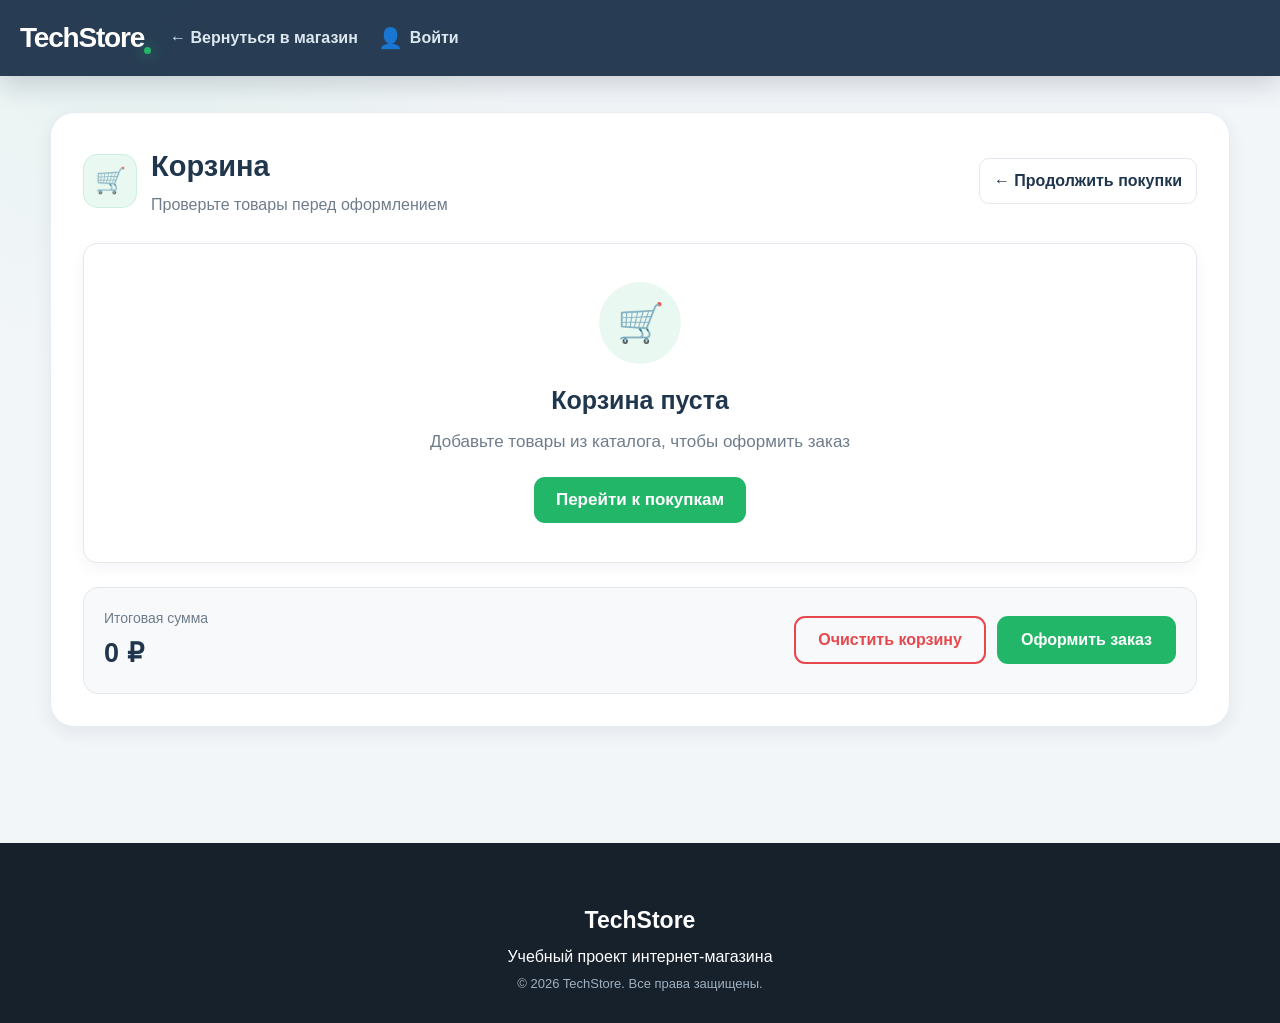
<file: cart.html>
<!DOCTYPE html>
<html lang="ru">

<head>
    <meta charset="UTF-8">

    <meta
        name="viewport"
        content="width=device-width, initial-scale=1.0"
    >

    <title>Корзина — TechStore</title>

    <link rel="stylesheet" href="style.css?v=20">
    <link rel="icon" href="favicon.png" type="image/png">
</head>

<body>

    <header class="site-header">

    <div class="header-container">

        <a href="index.html" class="logo">
            TechStore
        </a>

        <nav class="main-nav">

            <a href="index.html" class="nav-link">
                ← Вернуться в магазин
            </a>


            <a
                href="login.html"
                class="header-action"
                id="profile-link"
            >
                <span class="header-icon">👤</span>
                <span id="profile-text">Войти</span>
            </a>

        </nav>

    </div>

</header>

    <main>

        <section class="cart">

            <div class="cart-heading">
                <div>
                    <span class="cart-heading-icon">🛒</span>

                    <div>
                        <h2>Корзина</h2>
                        <p>Проверьте товары перед оформлением</p>
                    </div>
                </div>

                <a href="index.html" class="continue-shopping">
                    ← Продолжить покупки
                </a>
            </div>

            <ul id="cart-list"></ul>

            <div class="cart-footer">

                <div class="cart-total">
                    <span>Итоговая сумма</span>

                    <strong>
                        <span id="total-price">0</span> ₽
                    </strong>
                </div>

                <div class="cart-actions">

                    <button
                        type="button"
                        id="clear-cart"
                        class="clear-cart-button"
                    >
                        Очистить корзину
                    </button>

                    <button
                        type="button"
                        id="checkout"
                        class="checkout-button"
                    >
                        Оформить заказ
                    </button>

                </div>

            </div>

        </section>

        <section
            id="order-form"
            class="order-form"
            style="display: none;"
        >

            <div class="order-form-heading">
                <h2>Оформление заказа</h2>

                <p>
                    Укажите контактные данные и адрес доставки
                </p>
            </div>

            <div class="order-fields">

                <label for="name">
                    Ваше имя
                </label>

                <input
                    type="text"
                    id="name"
                    placeholder="Например, Игорь"
                >

                <label for="phone">
                    Телефон
                </label>

                <input
                    type="tel"
                    id="phone"
                    placeholder="+7 999 123-45-67"
                >

                <label for="address">
                    Адрес доставки
                </label>

                <input
                    type="text"
                    id="address"
                    placeholder="Город, улица, дом, квартира"
                >

            </div>

            <button
                type="button"
                id="confirm-order"
                class="confirm-order-button"
            >
                Подтвердить заказ
            </button>

        </section>

    </main>

    <script src="script.js?v=20"></script>

    <footer class="footer">
    <div class="footer-content">
        <h3>TechStore</h3>
        <p>Учебный проект интернет-магазина</p>

        <p class="footer-copy">
            © 2026 TechStore. Все права защищены.
        </p>
    </div>
</footer>

</body>

</html>
</file>
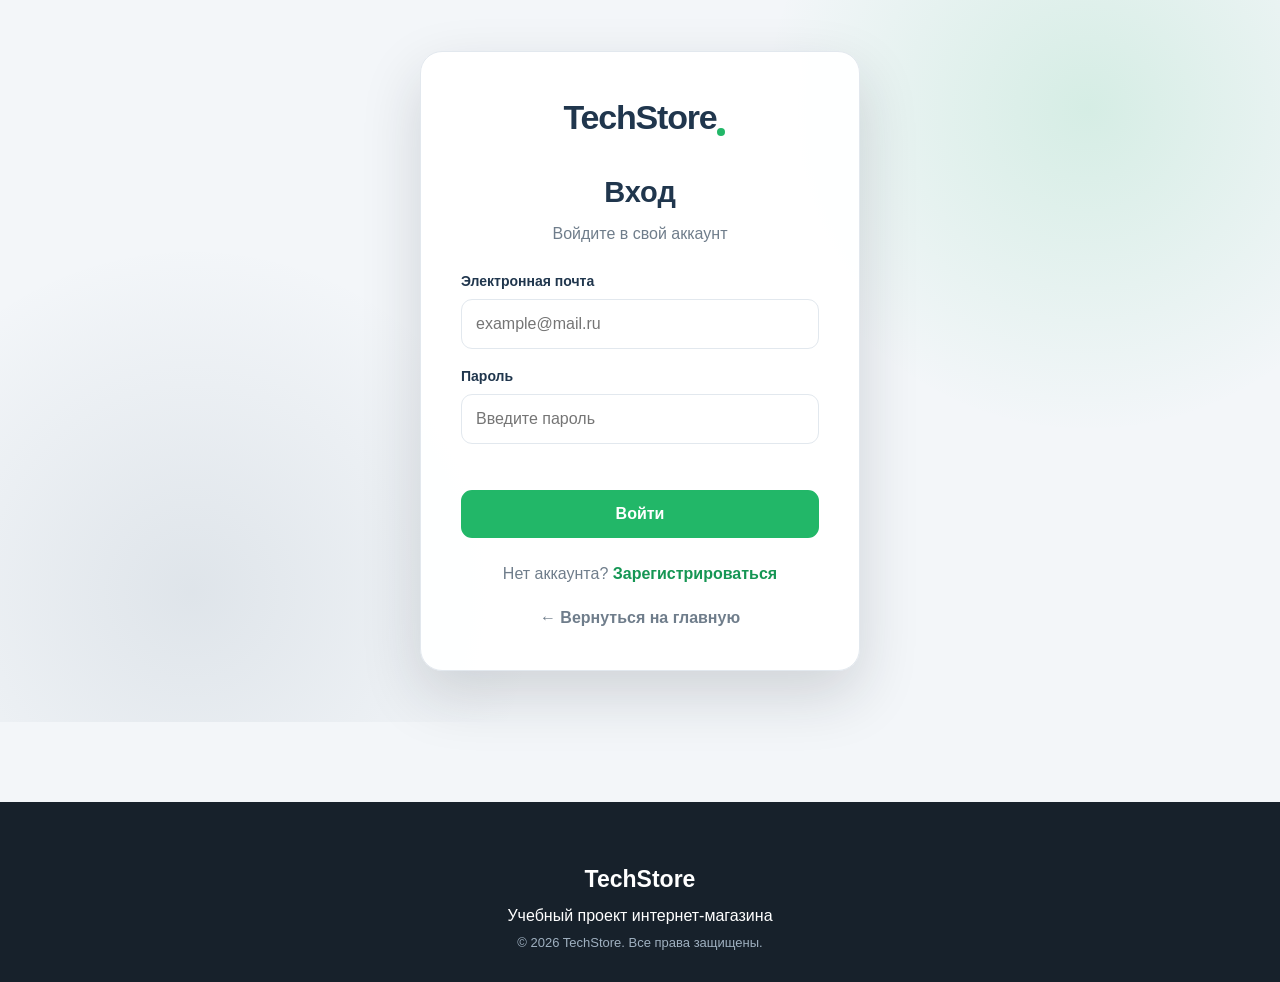
<file: login.html>
<!DOCTYPE html>
<html lang="ru">

<head>
    <meta charset="UTF-8">
    <meta name="viewport" content="width=device-width, initial-scale=1.0">

    <title>Вход — TechStore</title>

    <link rel="stylesheet" href="style.css?v=20">
    <link rel="icon" href="favicon.png" type="image/png">
</head>

<body>

    <main class="auth-page">

        <section class="auth-card">

            <a href="index.html" class="auth-logo">
                TechStore
            </a>

            <h1>Вход</h1>

            <p class="auth-description">
                Войдите в свой аккаунт
            </p>

            <form id="login-form">

                <label for="login-email">
                    Электронная почта
                </label>

                <input
                    type="email"
                    id="login-email"
                    placeholder="example@mail.ru"
                    required
                >

                <label for="login-password">
                    Пароль
                </label>

                <input
                    type="password"
                    id="login-password"
                    placeholder="Введите пароль"
                    required
                >

                <p class="auth-error" id="login-error"></p>

                <button type="submit" class="auth-button">
                    Войти
                </button>

            </form>

            <p class="auth-switch">
                Нет аккаунта?
                <a href="register.html">
                    Зарегистрироваться
                </a>
            </p>

            <a href="index.html" class="back-home">
                ← Вернуться на главную
            </a>

        </section>

    </main>

    <script src="script.js?v=20"></script>

</body>

<footer class="footer">
    <div class="footer-content">
        <h3>TechStore</h3>
        <p>Учебный проект интернет-магазина</p>

        <p class="footer-copy">
            © 2026 TechStore. Все права защищены.
        </p>
    </div>
</footer>

</html>
</file>
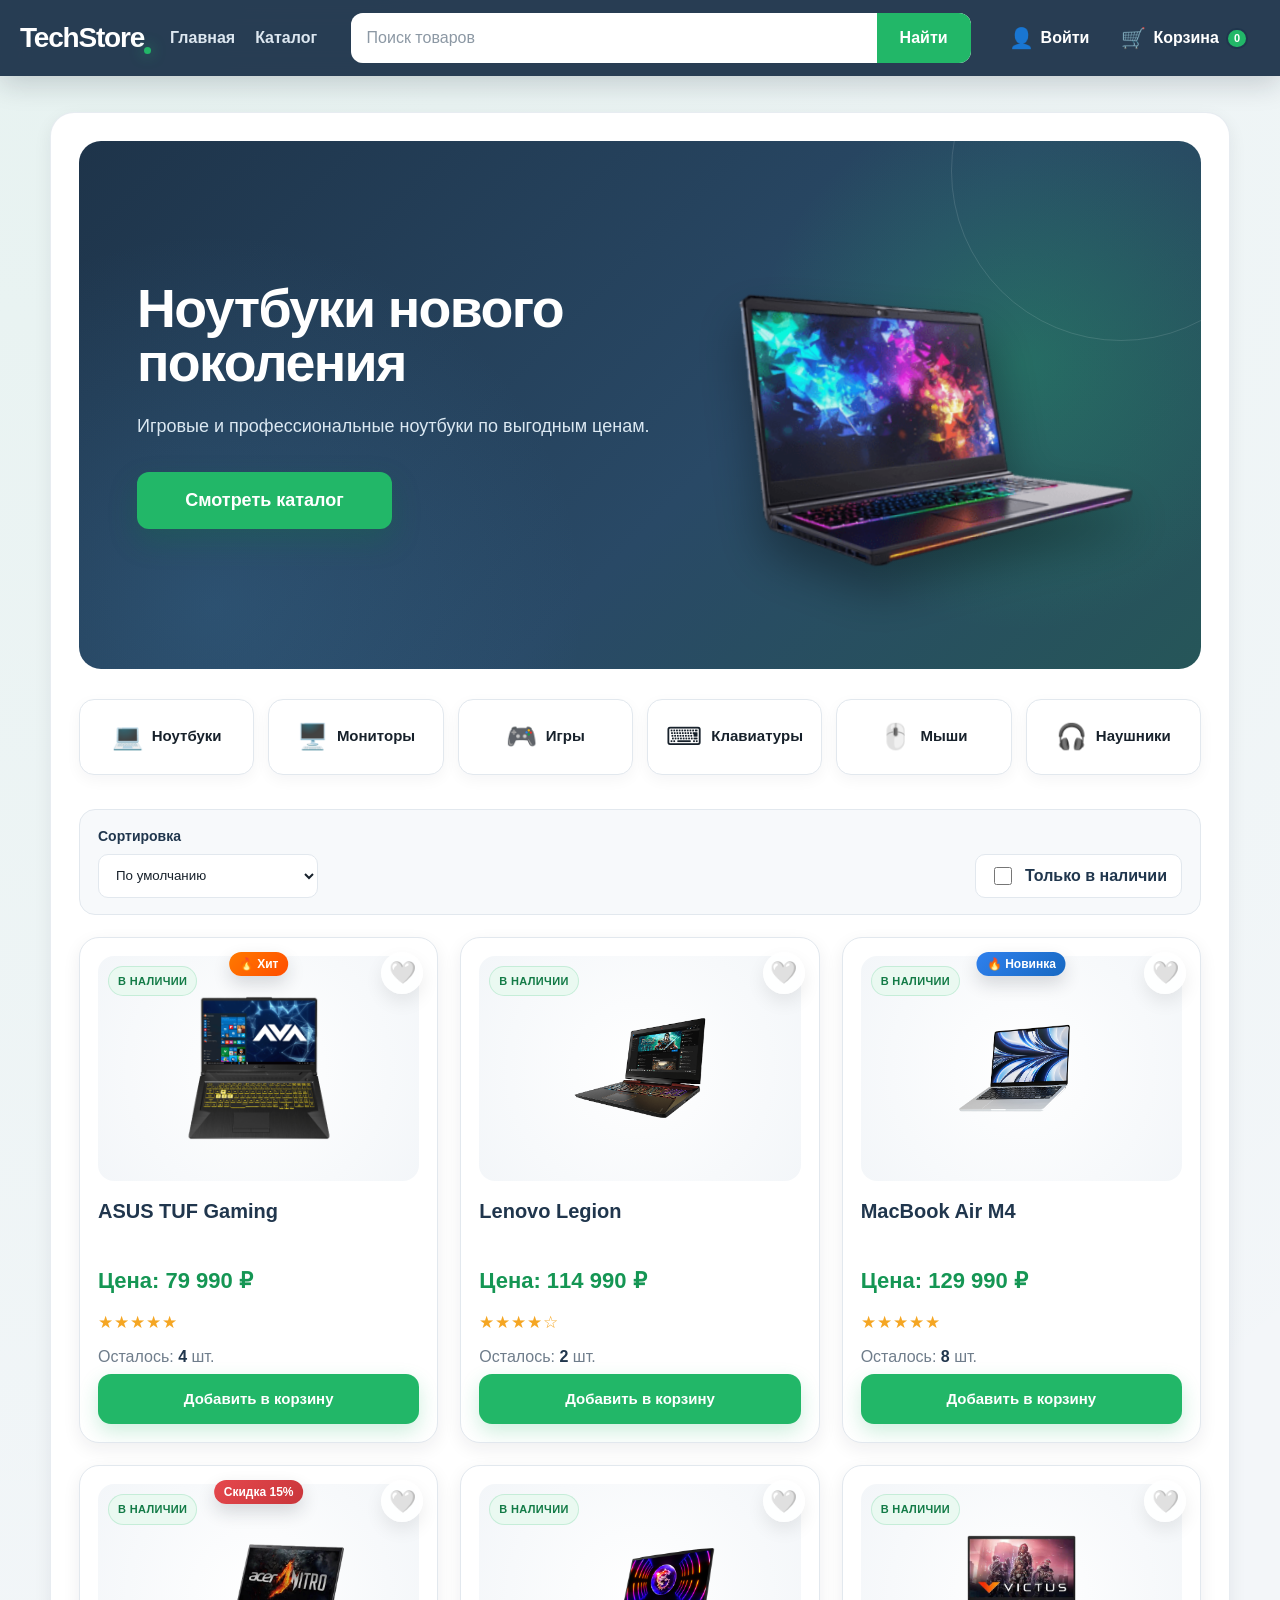
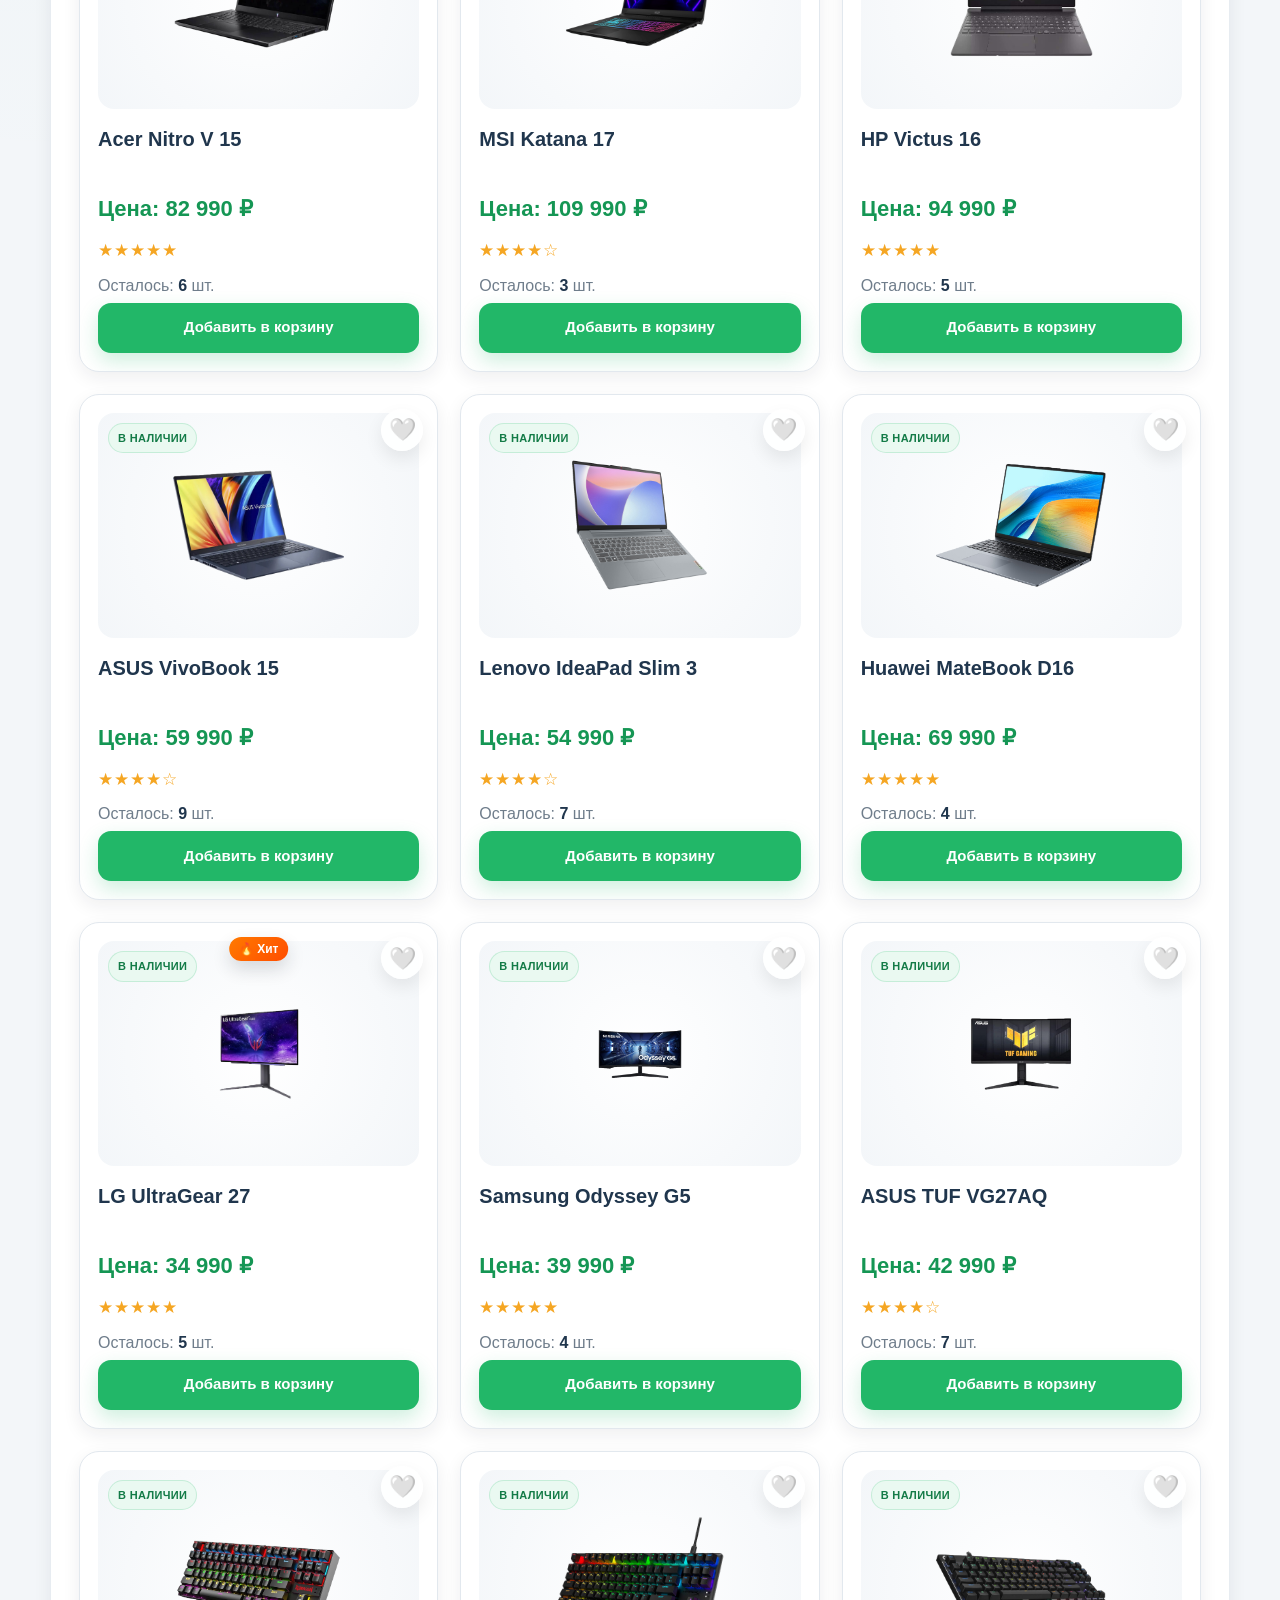
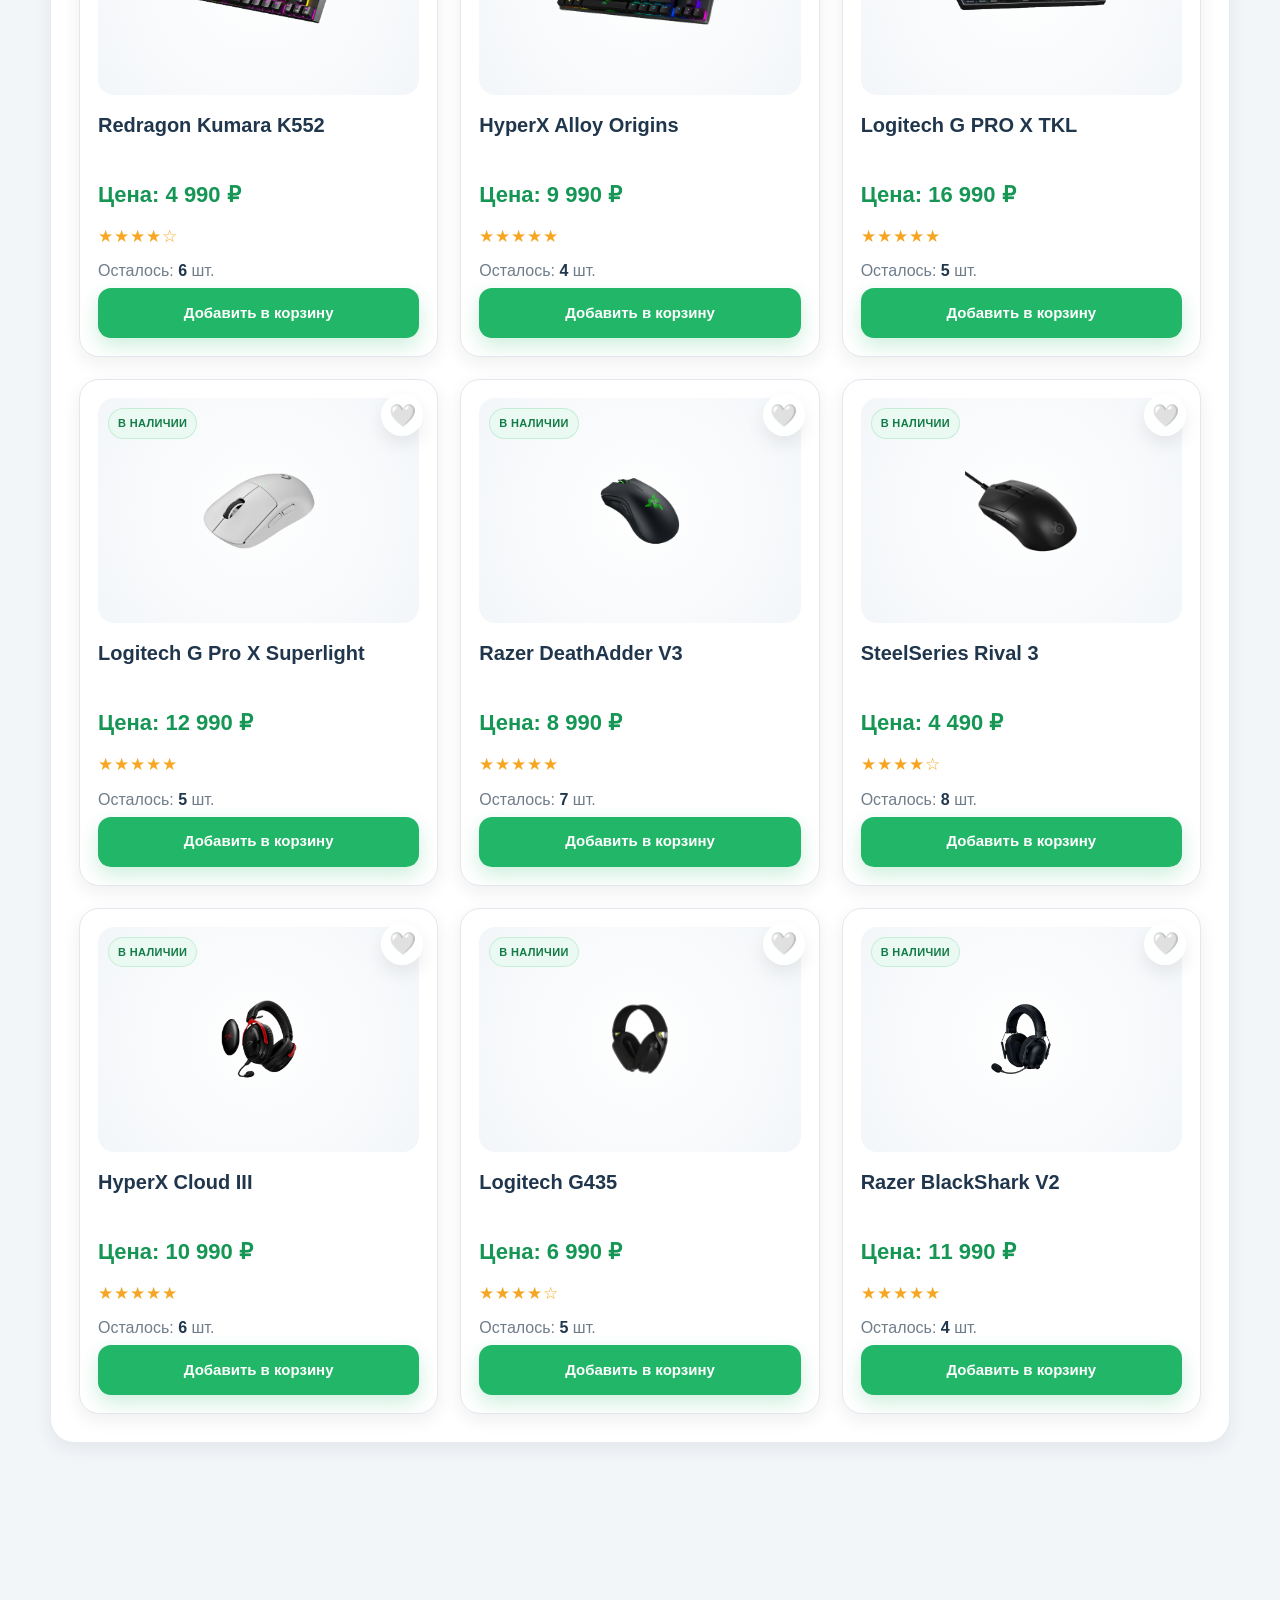
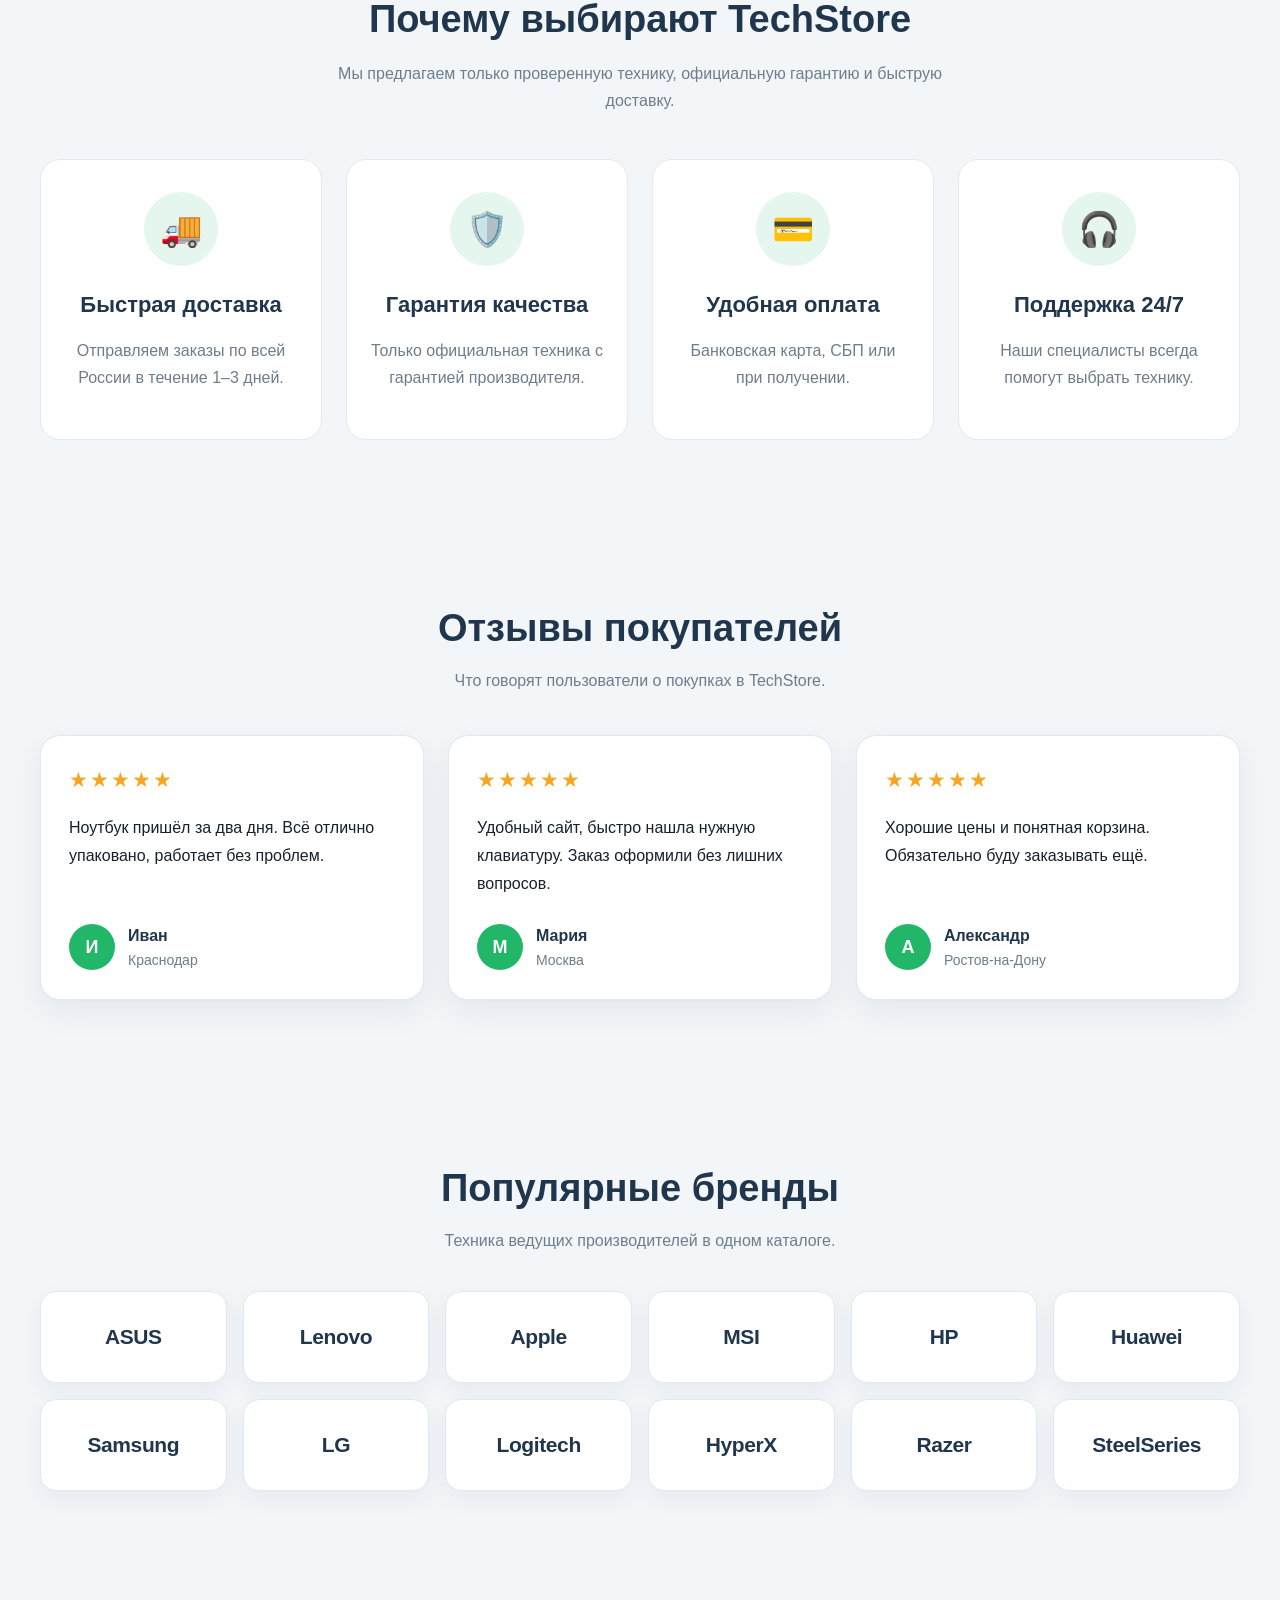
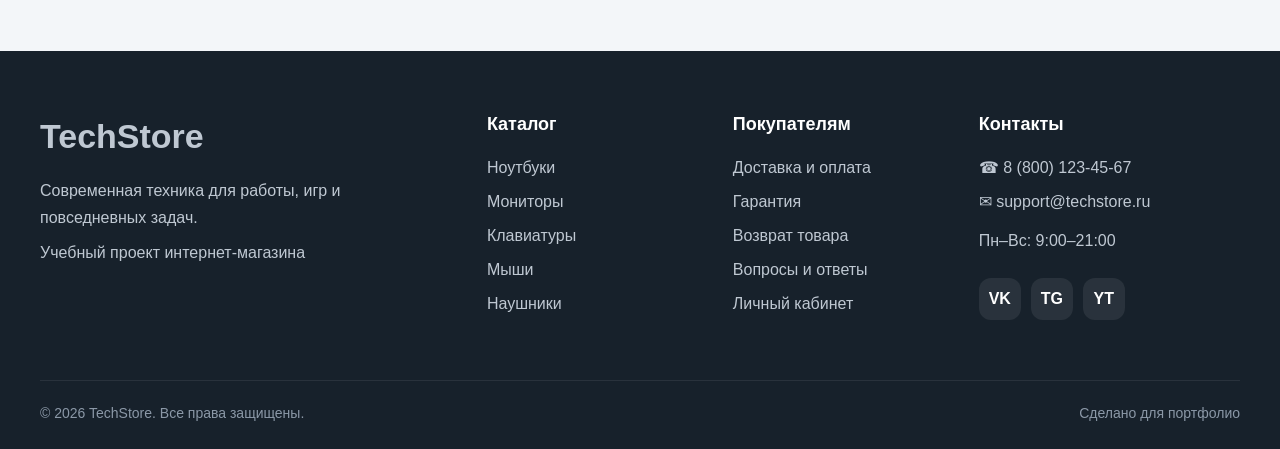
<file: product.html>
<!DOCTYPE html>
<html lang="ru">

<head>
    <meta charset="UTF-8">

    <meta
        name="viewport"
        content="width=device-width, initial-scale=1.0"
    >

    <title>Товар — TechStore</title>

    <link rel="stylesheet" href="style.css?v=20">
    <link rel="icon" href="favicon.png" type="image/png">
</head>

<body>

    <header class="site-header">

        <div class="header-container">

            <a href="index.html" class="logo">
                TechStore
            </a>

            <nav class="main-nav">

                <a href="index.html">
                    Главная
                </a>

                <a href="index.html#catalog">
                    Каталог
                </a>

            </nav>

            <div class="header-actions">

                <a
                    href="login.html"
                    class="header-action"
                    id="profile-link"
                >
                    <span class="header-icon">👤</span>
                    <span id="profile-text">Войти</span>
                </a>

                <a
                    href="cart.html"
                    class="header-action cart-link"
                >
                    <span class="header-icon">🛒</span>

                    <span>Корзина</span>

                    <span
                        id="cart-count"
                        class="cart-count"
                    >
                        0
                    </span>
                </a>

            </div>

        </div>

    </header>

    <main class="product-page">

        <a
            href="index.html#catalog"
            class="product-back"
        >
            ← Вернуться в каталог
        </a>

        <section class="product-details">

            <div class="product-details-image">

                <img
                    id="product-page-image"
                    src="favicon.png"
                    alt="Товар"
                >

            </div>

            <div class="product-details-info">

                <span
                    id="product-page-category"
                    class="product-page-category"
                >
                    Товар
                </span>

                <h1 id="product-page-name">
                    Название товара
                </h1>

                <div class="product-page-rating">
                    ★★★★★
                    <span>4.9 · 128 отзывов</span>
                </div>

                <p
                    id="product-page-price"
                    class="product-page-price"
                >
                    0 ₽
                </p>

                <p class="product-page-stock">
                    В наличии:
                    <strong id="product-page-stock">
                        0
                    </strong>
                    шт.
                </p>

                <p class="product-page-description">
                    Современная техника с официальной гарантией
                    и быстрой доставкой.
                </p>

                <button
                    type="button"
                    id="product-page-cart-button"
                    class="add-to-cart product-page-button"
                >
                    Добавить в корзину
                </button>

            </div>

        </section>

    </main>

    <footer class="footer">

        <div class="footer-content">

            <h3>TechStore</h3>

            <p>
                Учебный проект интернет-магазина
            </p>

            <p class="footer-copy">
                © 2026 TechStore. Все права защищены.
            </p>

        </div>

    </footer>

    <script src="script.js?v=20"></script>

</body>

</html>
</file>
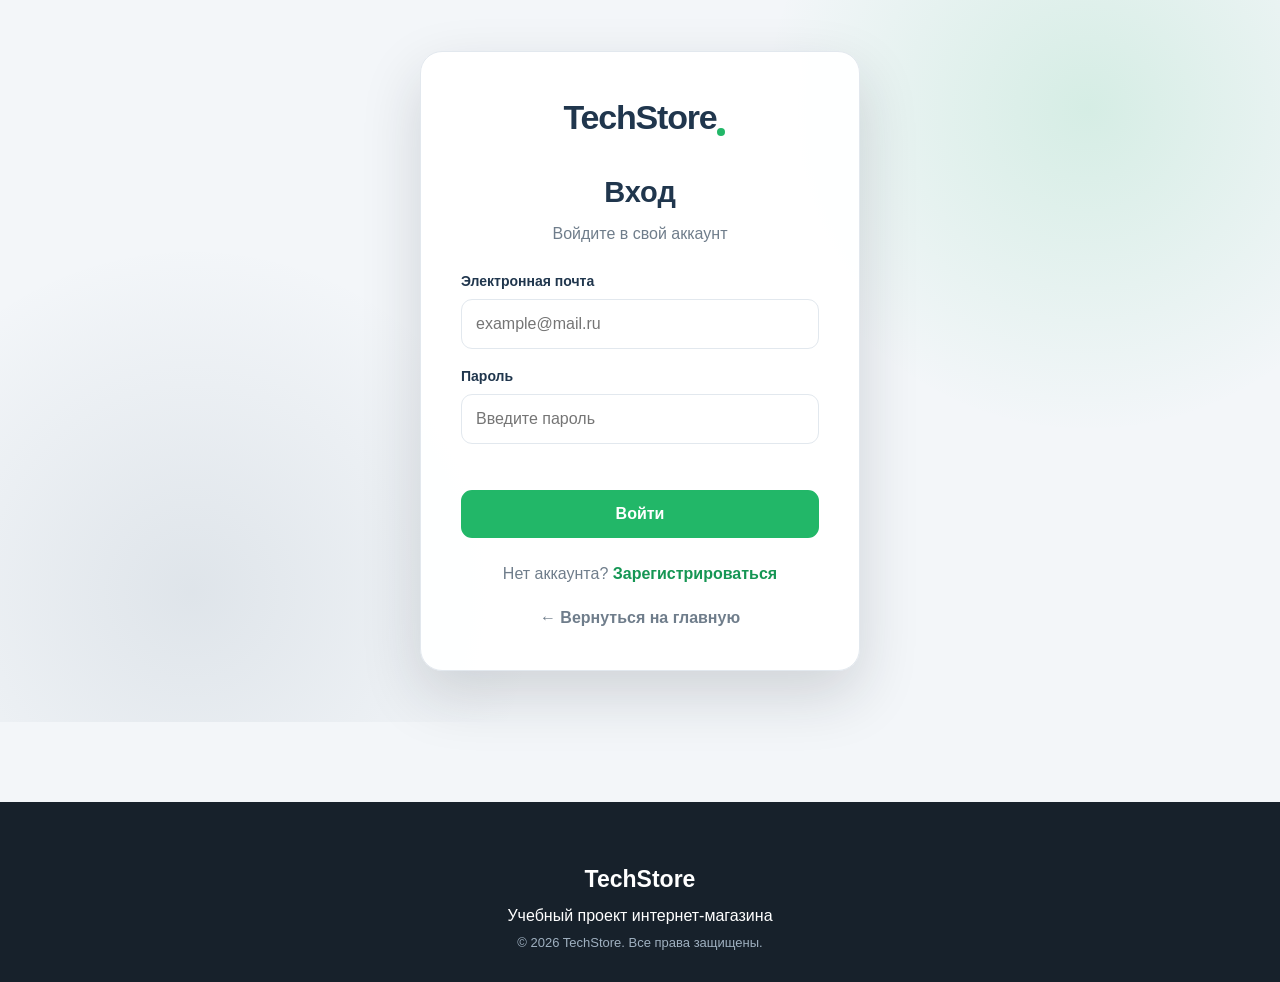
<file: profile.html>
<!DOCTYPE html>
<html lang="ru">

<head>
    <meta charset="UTF-8">
    <meta name="viewport" content="width=device-width, initial-scale=1.0">

    <title>Профиль — TechStore</title>

    <link rel="stylesheet" href="style.css?v=20">
    <link rel="icon" href="favicon.png" type="image/png">
</head>

<body>

    <main class="profile-page">

        <section class="profile-card">

            <a href="index.html" class="auth-logo">
                TechStore
            </a>

            <h1>Личный кабинет</h1>

            <div class="profile-info">

                <p>
                    <strong>Имя:</strong>
                    <span id="profile-name">—</span>
                </p>

                <p>
                    <strong>Электронная почта:</strong>
                    <span id="profile-email">—</span>
                </p>

            </div>

            <h2>История заказов</h2>

            <div id="profile-orders" class="profile-orders">
                Заказов пока нет
            </div>

            <button type="button" id="logout-button" class="logout-button">
                Выйти из аккаунта
            </button>

            <a href="index.html" class="back-home">
                ← Вернуться на главную
            </a>

        </section>

    </main>

    <script src="script.js?v=20"></script>

    <footer class="footer">
    <div class="footer-content">
        <h3>TechStore</h3>
        <p>Учебный проект интернет-магазина</p>

        <p class="footer-copy">
            © 2026 TechStore. Все права защищены.
        </p>
    </div>
</footer>

</body>

</html>
</file>
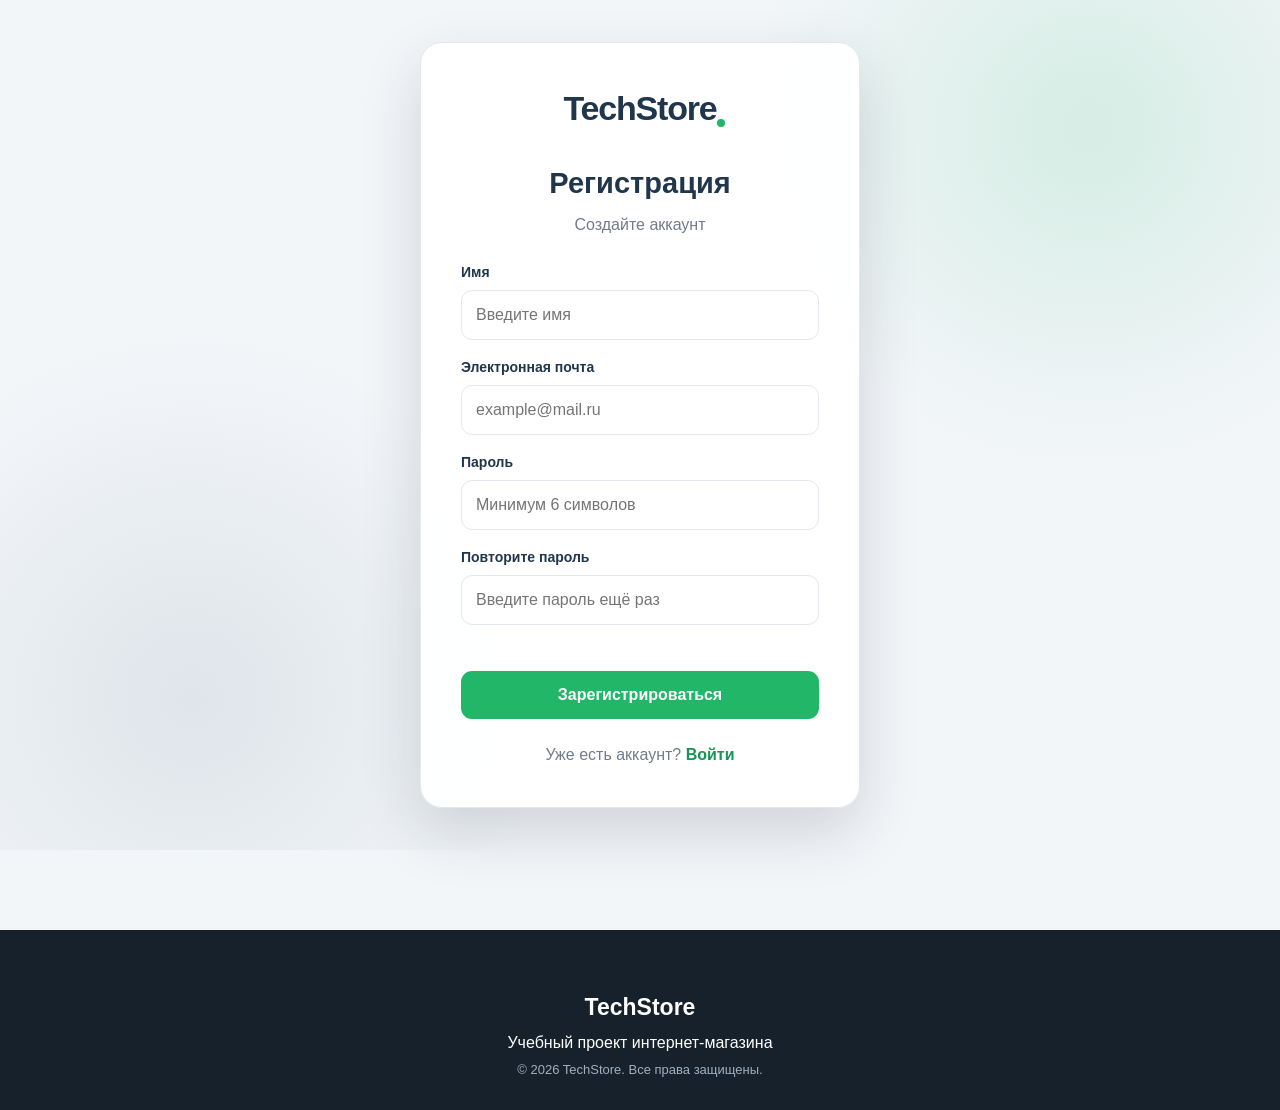
<file: register.html>
<!DOCTYPE html>
<html lang="ru">

<head>
    <meta charset="UTF-8">
    <meta name="viewport" content="width=device-width, initial-scale=1.0">

    <title>Регистрация — TechStore</title>

    <link rel="stylesheet" href="style.css?v=20">
    <link rel="icon" href="favicon.png" type="image/png">
</head>

<body>

    <main class="auth-page">

        <section class="auth-card">

            <a href="index.html" class="auth-logo">
                TechStore
            </a>

            <h1>Регистрация</h1>

            <p class="auth-description">
              Создайте аккаунт
                </p>

            <form id="register-form">

    <label for="register-name">
        Имя
    </label>

    <input
        type="text"
        id="register-name"
        placeholder="Введите имя"
        required
    >

    <label for="register-email">
        Электронная почта
    </label>

    <input
        type="email"
        id="register-email"
        placeholder="example@mail.ru"
        required
    >

    <label for="register-password">
        Пароль
    </label>

    <input
        type="password"
        id="register-password"
        placeholder="Минимум 6 символов"
        minlength="6"
        required
    >

    <label for="register-password-repeat">
        Повторите пароль
    </label>

    <input
        type="password"
        id="register-password-repeat"
        placeholder="Введите пароль ещё раз"
        minlength="6"
        required
    >

    <p class="auth-error" id="register-error"></p>

    <button type="submit" class="auth-button">
        Зарегистрироваться
    </button>

</form>

            <p class="auth-switch">
    Уже есть аккаунт?
    <a href="login.html">
        Войти
    </a>
</p>

        </section>

    </main>

    <script src="script.js?v=20"></script>

    <footer class="footer">
    <div class="footer-content">
        <h3>TechStore</h3>
        <p>Учебный проект интернет-магазина</p>

        <p class="footer-copy">
            © 2026 TechStore. Все права защищены.
        </p>
    </div>
</footer>

</body>

</html>
</file>
<file: style.css>
/* =========================================================
   TECHSTORE — ЕДИНЫЙ ФАЙЛ СТИЛЕЙ
   ========================================================= */

/* -------------------- ПЕРЕМЕННЫЕ -------------------- */

:root {
    --color-bg: #f3f6f9;
    --color-surface: #ffffff;
    --color-surface-soft: #f7f9fb;

    --color-primary: #22b768;
    --color-primary-dark: #159654;
    --color-primary-soft: #e9f9f1;

    --color-dark: #20364d;
    --color-dark-2: #2d4b66;
    --color-text: #17212b;
    --color-muted: #6f7d8b;

    --color-border: #e2e8ee;
    --color-danger: #e5484d;
    --color-danger-dark: #c9363b;
    --color-danger-soft: #fff0f1;
    --color-warning: #f5a623;

    --shadow-sm: 0 6px 18px rgba(23, 33, 43, 0.07);
    --shadow-md: 0 14px 36px rgba(23, 33, 43, 0.11);
    --shadow-lg: 0 24px 60px rgba(23, 33, 43, 0.16);

    --radius-sm: 10px;
    --radius-md: 16px;
    --radius-lg: 24px;

    --container: 1180px;
    --transition: 0.22s ease;
}

/* -------------------- БАЗОВЫЕ СТИЛИ -------------------- */

*,
*::before,
*::after {
    box-sizing: border-box;
}

html {
    scroll-behavior: smooth;
    scroll-padding-top: 105px;
}

body {
    min-width: 320px;
    min-height: 100vh;
    margin: 0;

    display: flex;
    flex-direction: column;

    background:
        radial-gradient(circle at 10% 0%, rgba(34, 183, 104, 0.06), transparent 26%),
        var(--color-bg);

    color: var(--color-text);
    font-family: Arial, Helvetica, sans-serif;
    line-height: 1.5;
}

img {
    max-width: 100%;
}

button,
input {
    font: inherit;
}

button,
a {
    -webkit-tap-highlight-color: transparent;
}

button:focus-visible,
a:focus-visible,
input:focus-visible {
    outline: 3px solid rgba(34, 183, 104, 0.28);
    outline-offset: 3px;
}

main {
    width: min(var(--container), calc(100% - 40px));
    margin: 36px auto;
    padding: 28px;

    flex: 1;

    background: var(--color-surface);
    border: 1px solid rgba(226, 232, 238, 0.8);
    border-radius: var(--radius-lg);
    box-shadow: var(--shadow-sm);
}

hr {
    height: 1px;
    margin: 32px 0 0;

    border: 0;
    background: var(--color-border);
}

/* -------------------- ШАПКА -------------------- */

.site-header {
    position: sticky;
    top: 0;
    z-index: 1000;

    background: rgba(32, 54, 77, 0.96);
    color: #ffffff;
    box-shadow: 0 8px 28px rgba(14, 28, 42, 0.18);
    backdrop-filter: blur(14px);
}

.header-container {
    width: min(1400px, calc(100% - 40px));
    min-height: 76px;
    margin: 0 auto;

    display: flex;
    align-items: center;
    gap: 26px;
}

.logo {
    position: relative;

    color: #ffffff;
    text-decoration: none;
    white-space: nowrap;

    font-size: 28px;
    font-weight: 900;
    letter-spacing: -1.2px;
}

.logo::after {
    content: "";
    position: absolute;
    right: -7px;
    bottom: 5px;

    width: 7px;
    height: 7px;

    background: var(--color-primary);
    border-radius: 50%;
    box-shadow: 0 0 14px rgba(34, 183, 104, 0.7);
}

.main-nav {
    display: flex;
    align-items: center;
    gap: 20px;
}

.main-nav a {
    position: relative;

    padding: 8px 0;

    color: #dce7f0;
    text-decoration: none;
    font-weight: 700;

    transition: color var(--transition);
}

.main-nav a::after {
    content: "";
    position: absolute;
    right: 0;
    bottom: 1px;
    left: 0;

    height: 2px;

    background: var(--color-primary);
    border-radius: 10px;
    transform: scaleX(0);
    transform-origin: center;
    transition: transform var(--transition);
}

.main-nav a:hover {
    color: #ffffff;
}

.main-nav a:hover::after {
    transform: scaleX(1);
}

.header-search {
    max-width: 620px;
    margin-left: auto;

    display: flex;
    flex: 1;

    background: #ffffff;
    border-radius: 12px;
    box-shadow: inset 0 0 0 1px rgba(255, 255, 255, 0.35);
    overflow: hidden;
}

.header-search input {
    width: 100%;
    min-width: 0;
    padding: 13px 16px;

    border: 0;
    outline: 0;

    color: var(--color-text);
    background: transparent;
}

.header-search input::placeholder {
    color: #8c98a4;
}

.header-search button {
    min-width: 94px;
    padding: 0 22px;

    border: 0;
    background: var(--color-primary);
    color: #ffffff;

    font-weight: 800;
    cursor: pointer;

    transition:
        background var(--transition),
        transform var(--transition);
}

.header-search button:hover {
    background: var(--color-primary-dark);
}

.header-search button:active {
    transform: scale(0.97);
}

.header-actions {
    display: flex;
    align-items: center;
    gap: 8px;
}

.header-action {
    position: relative;

    min-height: 48px;
    padding: 0 12px;

    display: flex;
    align-items: center;
    gap: 7px;

    color: #ffffff;
    text-decoration: none;
    font-weight: 700;

    border-radius: 12px;

    transition:
        background var(--transition),
        transform var(--transition);
}

.header-action:hover {
    background: rgba(255, 255, 255, 0.11);
    transform: translateY(-1px);
}

.header-icon {
    font-size: 20px;
}

.cart-count {
    min-width: 21px;
    height: 21px;
    padding: 0 6px;

    display: inline-flex;
    align-items: center;
    justify-content: center;

    background: var(--color-primary);
    color: #ffffff;
    border: 2px solid var(--color-dark);

    border-radius: 999px;

    font-size: 11px;
    font-weight: 900;
}

/* -------------------- HERO-БАННЕР -------------------- */

.hero {
    position: relative;
    margin-bottom: 30px;
    overflow: hidden;

    color: #ffffff;

    background:
        radial-gradient(circle at 84% 42%, rgba(34, 183, 104, 0.3), transparent 27%),
        radial-gradient(circle at 12% 88%, rgba(69, 132, 180, 0.24), transparent 34%),
        linear-gradient(135deg, #1e344a 0%, #294966 58%, #23624c 140%);

    border-radius: 22px;
}

.hero::before {
    content: "";
    position: absolute;
    top: -140px;
    right: -90px;

    width: 340px;
    height: 340px;

    border: 1px solid rgba(255, 255, 255, 0.12);
    border-radius: 50%;
}

.hero-content {
    position: relative;
    z-index: 1;

    min-height: 350px;
    padding: 52px 58px;

    display: flex;
    align-items: center;
    justify-content: space-between;
    gap: 34px;
}

.hero-text {
    max-width: 590px;
}

.hero h2 {
    max-width: 560px;
    margin: 0;

    font-size: clamp(38px, 4.2vw, 58px);
    line-height: 1.02;
    letter-spacing: -1.6px;
}

.hero p {
    max-width: 560px;
    margin: 22px 0 30px;

    color: #dbe8f2;

    font-size: 18px;
    line-height: 1.65;
}

.hero-button {
    width: fit-content;
    min-width: 255px;
    padding: 15px 28px;

    display: inline-flex;
    justify-content: center;
    align-items: center;

    background: var(--color-primary);
    color: #ffffff;

    border-radius: 12px;
    box-shadow: 0 12px 28px rgba(12, 114, 62, 0.28);

    text-align: center;
    text-decoration: none;
    font-size: 18px;
    font-weight: 900;

    transition:
        background var(--transition),
        transform var(--transition),
        box-shadow var(--transition);
}

.hero-button:hover {
    background: #28c975;
    transform: translateY(-3px);
    box-shadow: 0 16px 34px rgba(12, 114, 62, 0.36);
}

.hero-button:active {
    transform: translateY(0) scale(0.98);
}

.hero-image {
    width: 43%;
    min-width: 330px;

    display: flex;
    align-items: center;
    justify-content: center;
}

.hero-image img {
    width: 100%;
    max-width: 460px;
    display: block;

    object-fit: contain;

    filter: drop-shadow(0 25px 24px rgba(0, 0, 0, 0.34));
    transform: rotate(-3deg) translateY(2px);

    transition: transform 0.45s ease;
}

.hero:hover .hero-image img {
    transform: rotate(0deg) translateY(-5px) scale(1.025);
}

/* -------------------- КАТЕГОРИИ -------------------- */

.categories {
    margin-bottom: 34px;

    display: grid;
    grid-template-columns: repeat(6, 1fr);
    gap: 14px;
}

.category {
    min-height: 76px;
    padding: 14px 10px;

    display: flex;
    align-items: center;
    justify-content: center;
    gap: 9px;

    background: var(--color-surface);
    border: 1px solid var(--color-border);
    border-radius: 15px;
    box-shadow: 0 5px 15px rgba(23, 33, 43, 0.045);

    font-size: 25px;
    cursor: pointer;

    transition:
        color var(--transition),
        background var(--transition),
        border-color var(--transition),
        transform var(--transition),
        box-shadow var(--transition);
}

.category span {
    font-size: 15px;
    font-weight: 800;
}

.category:hover {
    color: #ffffff;
    background: var(--color-dark);
    border-color: var(--color-dark);

    transform: translateY(-4px);
    box-shadow: 0 14px 28px rgba(32, 54, 77, 0.18);
}

/* -------------------- КАРТОЧКИ ТОВАРОВ -------------------- */

.products {
    display: grid;
    grid-template-columns: repeat(3, minmax(0, 1fr));
    gap: 22px;
}

.card {
    position: relative;
    min-width: 0;
    padding: 18px;

    display: flex;
    flex-direction: column;

    background: var(--color-surface);
    border: 1px solid var(--color-border);
    border-radius: 19px;
    box-shadow: var(--shadow-sm);
    overflow: hidden;

    transition:
        transform 0.3s ease,
        box-shadow 0.3s ease,
        border-color 0.3s ease;
}

.card::before {
    content: "В наличии";
    position: absolute;
    top: 28px;
    left: 28px;
    z-index: 2;

    padding: 6px 9px;

    color: #137b47;
    background: rgba(233, 249, 241, 0.95);
    border: 1px solid rgba(34, 183, 104, 0.18);
    border-radius: 999px;

    font-size: 11px;
    font-weight: 900;
    text-transform: uppercase;
    letter-spacing: 0.35px;
}

.card.out-of-stock::before {
    content: "Нет в наличии";

    color: #c9363b;
    background: #fff0f1;
    border-color: #ffd9dc;
}

.card:hover {
    border-color: rgba(34, 183, 104, 0.33);
    transform: translateY(-8px);
    box-shadow: var(--shadow-md);
}

.product-image {
    width: 100%;
    height: 180px;

    display: flex;
    align-items: center;
    justify-content: center;

    overflow: hidden;

    background: #f8f8f8;
    border-radius: 12px;
}

.product-image img {
    max-width: 85%;
    max-height: 150px;

    width: auto;
    height: auto;

    object-fit: contain;

    transition: transform 0.3s ease;
}

.card:hover .product-image img {
    transform: scale(1.06);
}

.card:hover .product-image img {
    transform: scale(1.06);
    filter: drop-shadow(0 12px 12px rgba(23, 33, 43, 0.16));
}

.card h3 {
    margin: 0 0 10px;

    color: var(--color-dark);

    font-size: 20px;
    line-height: 1.25;
}

.card p {
    margin: 5px 0;
    color: var(--color-muted);
}

.card p:nth-of-type(2) {
    color: var(--color-warning);
    letter-spacing: 1px;
}

.product-price {
    color: var(--color-primary-dark) !important;
    font-size: 18px;
    font-weight: 900;
}

.stock-count {
    color: var(--color-dark);
    font-weight: 900;
}

.add-to-cart {
    width: 100%;
    min-height: 48px;
    margin-top: auto;
    padding: 12px 16px;

    border: 0;
    border-radius: 12px;

    background: var(--color-primary);
    color: #ffffff;

    font-weight: 900;
    cursor: pointer;

    box-shadow: 0 8px 20px rgba(34, 183, 104, 0.22);

    transition:
        background var(--transition),
        transform var(--transition),
        box-shadow var(--transition);
}

.add-to-cart:hover {
    background: var(--color-primary-dark);
    transform: translateY(-2px);
    box-shadow: 0 12px 24px rgba(34, 183, 104, 0.3);
}

.add-to-cart:active {
    transform: scale(0.98);
}

.add-to-cart.sold-out {
    background: #9ca8b3;
    box-shadow: none;
    cursor: not-allowed;
}

.add-to-cart.sold-out:hover {
    background: #9ca8b3;
    transform: none;
}

/* -------------------- КОРЗИНА -------------------- */

.cart {
    padding: 4px;
}

.cart-heading {
    margin-bottom: 26px;

    display: flex;
    align-items: center;
    justify-content: space-between;
    gap: 24px;
}

.cart-heading > div {
    display: flex;
    align-items: center;
    gap: 14px;
}

.cart-heading-icon {
    width: 54px;
    height: 54px;

    display: inline-flex;
    align-items: center;
    justify-content: center;

    background: var(--color-primary-soft);
    border: 1px solid rgba(34, 183, 104, 0.14);
    border-radius: 15px;

    font-size: 25px;
}

.cart-heading h2,
.order-form-heading h2 {
    margin: 0 0 4px;

    color: var(--color-dark);
    font-size: 29px;
}

.cart-heading p,
.order-form-heading p {
    margin: 0;
    color: var(--color-muted);
}

.continue-shopping {
    padding: 10px 14px;

    color: var(--color-dark);
    text-decoration: none;
    font-weight: 800;

    border: 1px solid var(--color-border);
    border-radius: 10px;

    transition:
        color var(--transition),
        border-color var(--transition),
        transform var(--transition);
}

.continue-shopping:hover {
    color: var(--color-primary-dark);
    border-color: var(--color-primary);
    transform: translateY(-1px);
}

#cart-list {
    margin: 0;
    padding: 0;

    display: flex;
    flex-direction: column;
    gap: 12px;

    list-style: none;
}

#cart-list li {
    min-height: 82px;
    padding: 16px 18px;

    display: flex;
    align-items: center;
    justify-content: space-between;
    gap: 20px;

    background: var(--color-surface);
    border: 1px solid var(--color-border);
    border-radius: 14px;
    box-shadow: 0 5px 16px rgba(23, 33, 43, 0.045);
}

.cart-product-info {
    min-width: 0;

    display: flex;
    flex-direction: column;
    gap: 6px;
}

.cart-product-info strong {
    color: var(--color-dark);
    font-size: 17px;
}

.cart-product-info span {
    color: var(--color-primary-dark);
    font-weight: 900;
}

.cart-product-controls {
    display: flex;
    align-items: center;
    gap: 8px;
}

.cart-product-controls > span {
    min-width: 28px;
    text-align: center;

    color: var(--color-dark);
    font-weight: 900;
}

.cart-product-controls button {
    min-width: 38px;
    height: 38px;
    padding: 0 11px;

    display: inline-flex;
    align-items: center;
    justify-content: center;

    border: 1px solid var(--color-border);
    border-radius: 9px;

    background: var(--color-surface-soft);
    color: var(--color-dark);

    font-weight: 900;
    cursor: pointer;

    transition:
        color var(--transition),
        background var(--transition),
        border-color var(--transition),
        transform var(--transition);
}

.cart-product-controls button:hover {
    color: var(--color-primary-dark);
    background: var(--color-primary-soft);
    border-color: rgba(34, 183, 104, 0.45);
    transform: translateY(-1px);
}

.cart-product-controls .remove-button {
    width: auto;
    padding: 0 14px;

    color: var(--color-danger);
    background: var(--color-danger-soft);
    border-color: #ffd9dc;

    font-size: 14px;
}

.cart-product-controls .remove-button:hover {
    color: #ffffff;
    background: var(--color-danger);
    border-color: var(--color-danger);
}

.empty-cart {
    min-height: 150px !important;
    justify-content: center !important;

    color: var(--color-muted);
    font-size: 17px;
}

.cart-footer {
    margin-top: 24px;
    padding: 20px;

    display: flex;
    align-items: center;
    justify-content: space-between;
    gap: 22px;

    background: var(--color-surface-soft);
    border: 1px solid var(--color-border);
    border-radius: 15px;
}

.cart-total {
    display: flex;
    flex-direction: column;
    gap: 4px;
}

.cart-total > span {
    color: var(--color-muted);
    font-size: 14px;
}

.cart-total strong {
    color: var(--color-dark);
    font-size: 27px;
}

.cart-actions {
    display: flex;
    gap: 11px;
}

.checkout-button,
.clear-cart-button,
.confirm-order-button,
.logout-button,
.auth-button {
    min-height: 48px;
    padding: 0 22px;

    border-radius: 11px;

    font-weight: 900;
    cursor: pointer;

    transition:
        background var(--transition),
        color var(--transition),
        border-color var(--transition),
        transform var(--transition),
        box-shadow var(--transition);
}

.checkout-button,
.confirm-order-button,
.auth-button {
    border: 2px solid var(--color-primary);
    background: var(--color-primary);
    color: #ffffff;
}

.checkout-button:hover,
.confirm-order-button:hover,
.auth-button:hover {
    border-color: var(--color-primary-dark);
    background: var(--color-primary-dark);

    transform: translateY(-2px);
    box-shadow: 0 9px 20px rgba(34, 183, 104, 0.23);
}

.clear-cart-button,
.logout-button {
    border: 2px solid var(--color-danger);
    background: transparent;
    color: var(--color-danger);
}

.clear-cart-button:hover,
.logout-button:hover {
    background: var(--color-danger);
    color: #ffffff;

    transform: translateY(-2px);
}

.checkout-button:active,
.clear-cart-button:active,
.confirm-order-button:active,
.logout-button:active,
.auth-button:active {
    transform: scale(0.98);
}

/* -------------------- ОФОРМЛЕНИЕ ЗАКАЗА -------------------- */

.order-form {
    margin-top: 28px;
    padding: 28px;

    background: var(--color-surface-soft);
    border: 1px solid var(--color-border);
    border-radius: 18px;

    animation: formAppear 0.35s ease;
}

@keyframes formAppear {
    from {
        opacity: 0;
        transform: translateY(14px);
    }

    to {
        opacity: 1;
        transform: translateY(0);
    }
}

.order-form-heading {
    margin-bottom: 22px;
}

.order-fields {
    display: grid;
    grid-template-columns: 1fr 1fr;
    gap: 9px 18px;
}

.order-fields label {
    color: var(--color-dark);
    font-weight: 800;
}

.order-fields label:nth-of-type(3),
.order-fields input:nth-of-type(3) {
    grid-column: 1 / -1;
}

.order-fields input,
.auth-card input {
    width: 100%;
    min-height: 48px;
    padding: 12px 14px;

    border: 1px solid var(--color-border);
    border-radius: 11px;
    outline: 0;

    background: #ffffff;
    color: var(--color-text);

    transition:
        border-color var(--transition),
        box-shadow var(--transition),
        background var(--transition);
}

.order-fields input:focus,
.auth-card input:focus {
    border-color: var(--color-primary);
    box-shadow: 0 0 0 4px rgba(34, 183, 104, 0.11);
}

.confirm-order-button {
    margin-top: 22px;
}

/* -------------------- ВХОД И РЕГИСТРАЦИЯ -------------------- */

.auth-page,
.profile-page,
.error-page {
    width: 100%;
    max-width: none;
    min-height: calc(100vh - 178px);
    margin: 0;
    padding: 42px 20px;

    display: flex;
    justify-content: center;
    align-items: center;

    background:
        radial-gradient(circle at 85% 15%, rgba(34, 183, 104, 0.14), transparent 26%),
        radial-gradient(circle at 15% 82%, rgba(45, 75, 102, 0.1), transparent 28%),
        var(--color-bg);

    border: 0;
    border-radius: 0;
    box-shadow: none;
}

.auth-card,
.profile-card,
.error-card {
    width: 100%;
    padding: 40px;

    background: rgba(255, 255, 255, 0.97);
    border: 1px solid var(--color-border);
    border-radius: 22px;
    box-shadow: var(--shadow-lg);
}

.auth-card {
    max-width: 440px;
}

.auth-logo {
    position: relative;

    width: fit-content;
    margin: 0 auto 28px;

    display: block;

    color: var(--color-dark);
    text-align: center;
    text-decoration: none;

    font-size: 34px;
    font-weight: 900;
    letter-spacing: -1.2px;
}

.auth-logo::after {
    content: "";
    position: absolute;
    right: -9px;
    bottom: 7px;

    width: 8px;
    height: 8px;

    background: var(--color-primary);
    border-radius: 50%;
}

.auth-card h1 {
    margin: 0 0 7px;

    color: var(--color-dark);
    text-align: center;
    font-size: 29px;
}

.auth-description {
    margin: 0 0 25px;

    color: var(--color-muted);
    text-align: center;
}

.auth-card form {
    display: flex;
    flex-direction: column;
}

.auth-card label {
    margin-bottom: 7px;

    color: var(--color-dark);
    font-size: 14px;
    font-weight: 800;
}

.auth-card input {
    margin-bottom: 17px;
}

.auth-button {
    width: 100%;
    margin-top: 2px;
}

.auth-error {
    min-height: 20px;
    margin: -3px 0 10px;

    color: var(--color-danger);
    font-size: 14px;
    font-weight: 700;
}

.auth-switch {
    margin: 24px 0 0;
    text-align: center;
    color: var(--color-muted);
}

.auth-switch a {
    color: var(--color-primary-dark);
    text-decoration: none;
    font-weight: 900;
}

.auth-switch a:hover {
    text-decoration: underline;
}

.back-home {
    width: fit-content;
    margin: 20px auto 0;

    display: block;

    color: var(--color-muted);
    text-align: center;
    text-decoration: none;
    font-weight: 700;

    transition:
        color var(--transition),
        transform var(--transition);
}

.back-home:hover {
    color: var(--color-primary-dark);
    transform: translateX(-2px);
}

/* -------------------- ПРОФИЛЬ -------------------- */

.profile-card {
    max-width: 620px;
}

.profile-card h1 {
    margin: 0 0 26px;

    color: var(--color-dark);
    text-align: center;
    font-size: 30px;
}

.profile-card h2 {
    margin: 25px 0 14px;

    color: var(--color-dark);
    font-size: 21px;
}

.profile-info {
    padding: 20px;

    background: var(--color-surface-soft);
    border: 1px solid var(--color-border);
    border-radius: 14px;
}

.profile-info p {
    margin: 9px 0;
    overflow-wrap: anywhere;
}

.profile-info strong {
    color: var(--color-dark);
}

.profile-orders {
    margin-bottom: 23px;
    padding: 16px;

    color: var(--color-muted);
    background: var(--color-surface-soft);
    border: 1px solid var(--color-border);
    border-radius: 14px;
}

.profile-order-card {
    margin-bottom: 12px;
    padding: 16px;

    color: var(--color-text);
    background: #ffffff;
    border: 1px solid var(--color-border);
    border-radius: 11px;
}

.profile-order-card:last-child {
    margin-bottom: 0;
}

.profile-order-card p {
    margin: 5px 0;
}

.profile-order-card strong {
    color: var(--color-dark);
}

.logout-button {
    width: 100%;
}

/* -------------------- СТРАНИЦА 404 -------------------- */

.error-card {
    max-width: 560px;
    text-align: center;
}

.error-card h1 {
    margin: 0;

    color: var(--color-primary);
    font-size: clamp(88px, 14vw, 150px);
    line-height: 0.9;
    letter-spacing: -8px;
    text-shadow: 0 12px 34px rgba(34, 183, 104, 0.18);
}

.error-card h2 {
    margin: 24px 0 10px;

    color: var(--color-dark);
    font-size: 29px;
}

.error-card p {
    max-width: 440px;
    margin: 0 auto 27px;

    color: var(--color-muted);
}

.error-button {
    min-height: 48px;
    padding: 0 22px;

    display: inline-flex;
    align-items: center;
    justify-content: center;

    color: #ffffff;
    background: var(--color-primary);
    border-radius: 11px;

    text-decoration: none;
    font-weight: 900;

    transition:
        background var(--transition),
        transform var(--transition),
        box-shadow var(--transition);
}

.error-button:hover {
    background: var(--color-primary-dark);
    transform: translateY(-2px);
    box-shadow: 0 10px 24px rgba(34, 183, 104, 0.25);
}

/* -------------------- ПОДВАЛ -------------------- */

.footer {
    margin-top: auto;
    padding: 30px 20px;

    color: #dce7f0;
    background: var(--color-dark);
}

.footer-content {
    width: min(var(--container), 100%);
    margin: 0 auto;

    text-align: center;
}

.footer h3 {
    margin: 0 0 7px;

    color: #ffffff;
    font-size: 23px;
}

.footer p {
    margin: 5px 0;
}

.footer-copy {
    color: #9fb0c0;
    font-size: 13px;
}

/* -------------------- РЕЗУЛЬТАТЫ ПОИСКА -------------------- */

.search-empty {
    padding: 50px 20px;

    text-align: center;

    background: #f8fafc;
    border: 1px solid #e5e7eb;
    border-radius: 18px;
}

.search-empty-icon {
    font-size: 48px;
    margin-bottom: 12px;
}

.search-empty h3 {
    margin: 0 0 8px;
}

.search-empty p {
    margin: 0;
    color: #666;
}

/* -------------------- АДАПТИВ: ПЛАНШЕТ -------------------- */

@media (max-width: 1050px) {
    .header-container {
        padding: 13px 0;
        flex-wrap: wrap;
        gap: 13px 18px;
    }

    .header-search {
        order: 3;
        max-width: none;
        flex-basis: 100%;
    }

    .header-actions {
        margin-left: auto;
    }

    .categories {
        grid-template-columns: repeat(3, 1fr);
    }

    .hero-content {
        padding: 44px 42px;
    }

    .hero-image {
        min-width: 280px;
    }
}

/* -------------------- АДАПТИВ: ТЕЛЕФОН -------------------- */

@media (max-width: 720px) {
    html {
        scroll-padding-top: 125px;
    }

    .header-container {
        width: calc(100% - 24px);
    }

    .logo {
        font-size: 23px;
    }

    .main-nav {
        display: none;
    }

    .header-action span:not(.header-icon):not(.cart-count) {
        display: none;
    }

    .header-action {
        min-width: 45px;
        padding: 0 10px;
        justify-content: center;
    }

    .header-search input {
        padding: 11px 13px;
        font-size: 14px;
    }

    .header-search button {
        min-width: 76px;
        padding: 0 14px;
        font-size: 14px;
    }

    main {
        width: calc(100% - 20px);
        margin: 16px auto;
        padding: 14px;

        border-radius: 18px;
    }

    .hero {
        margin-bottom: 20px;
        border-radius: 17px;
    }

    .hero-content {
        min-height: auto;
        padding: 34px 22px 18px;

        flex-direction: column;
        gap: 10px;

        text-align: center;
    }

    .hero h2 {
        font-size: clamp(32px, 10vw, 43px);
        letter-spacing: -1px;
    }

    .hero p {
        margin: 17px 0 23px;
        font-size: 16px;
    }

    .hero-button {
        width: 100%;
        min-width: 0;
    }

    .hero-image {
        width: 100%;
        min-width: 0;
        margin-top: 17px;
    }

    .hero-image img {
        max-width: 330px;
    }

    .categories {
        grid-template-columns: repeat(2, 1fr);
        gap: 10px;
        margin-bottom: 22px;
    }

    .category {
        min-height: 66px;
        padding: 10px 7px;
        font-size: 22px;
    }

    .category span {
        font-size: 14px;
    }

    .products {
        grid-template-columns: 1fr;
        gap: 16px;
    }

    .card {
        padding: 15px;
        border-radius: 16px;
    }

    .product-image {
        height: 220px;
    }

    .card:hover {
        transform: none;
    }

    .cart-heading {
        align-items: flex-start;
        flex-direction: column;
    }

    .continue-shopping {
        width: 100%;
        text-align: center;
    }

    #cart-list li {
        align-items: stretch;
        flex-direction: column;
    }

    .cart-product-controls {
        width: 100%;
        justify-content: flex-start;
        flex-wrap: wrap;
    }

    .cart-product-controls .remove-button {
        margin-left: auto;
    }

    .cart-footer {
        align-items: stretch;
        flex-direction: column;
    }

    .cart-actions {
        flex-direction: column-reverse;
    }

    .checkout-button,
    .clear-cart-button {
        width: 100%;
    }

    .order-form {
        padding: 20px 16px;
    }

    .order-fields {
        grid-template-columns: 1fr;
    }

    .order-fields label:nth-of-type(3),
    .order-fields input:nth-of-type(3) {
        grid-column: auto;
    }

    .confirm-order-button {
        width: 100%;
    }

    .auth-page,
    .profile-page,
    .error-page {
        min-height: calc(100vh - 140px);
        padding: 24px 12px;
        align-items: flex-start;
    }

    .auth-card,
    .profile-card,
    .error-card {
        max-width: 430px;
        padding: 28px 20px;
        border-radius: 18px;
    }

    .auth-logo {
        font-size: 30px;
    }

    .error-card h1 {
        letter-spacing: -5px;
    }

    .footer {
        padding: 25px 16px;
    }
}

/* -------------------- МАЛЕНЬКИЕ ТЕЛЕФОНЫ -------------------- */

@media (max-width: 390px) {
    .header-actions {
        gap: 2px;
    }

    .header-action {
        padding: 0 7px;
    }

    .categories {
        grid-template-columns: 1fr;
    }

    .category {
        justify-content: flex-start;
        padding-left: 20px;
    }

    .cart-product-controls .remove-button {
        width: 100%;
        margin-left: 0;
    }

    .auth-card,
    .profile-card,
    .error-card {
        padding: 24px 16px;
    }
}

/* -------------------- УМЕНЬШЕНИЕ АНИМАЦИЙ -------------------- */

@media (prefers-reduced-motion: reduce) {
    *,
    *::before,
    *::after {
        scroll-behavior: auto !important;
        animation-duration: 0.01ms !important;
        animation-iteration-count: 1 !important;
        transition-duration: 0.01ms !important;
    }
}

/* -------------------- УПРАВЛЕНИЕ КАТАЛОГОМ -------------------- */

.catalog-controls {
    margin-bottom: 22px;
    padding: 16px 18px;

    display: flex;
    align-items: end;
    justify-content: space-between;
    gap: 18px;

    background: var(--color-surface-soft);
    border: 1px solid var(--color-border);
    border-radius: 16px;
}

.catalog-control {
    display: flex;
    flex-direction: column;
    gap: 7px;
}

.catalog-control label {
    color: var(--color-dark);
    font-size: 14px;
    font-weight: 800;
}

.catalog-control select {
    min-width: 220px;
    min-height: 44px;
    padding: 0 13px;

    border: 1px solid var(--color-border);
    border-radius: 10px;

    background: #ffffff;
    color: var(--color-text);

    cursor: pointer;
    outline: none;
}

.catalog-control select:focus {
    border-color: var(--color-primary);
    box-shadow: 0 0 0 4px rgba(34, 183, 104, 0.1);
}

.stock-filter {
    min-height: 44px;
    padding: 0 14px;

    display: flex;
    align-items: center;
    gap: 10px;

    color: var(--color-dark);

    background: #ffffff;
    border: 1px solid var(--color-border);
    border-radius: 10px;

    font-weight: 800;
    cursor: pointer;
}

.stock-filter input {
    width: 18px;
    height: 18px;

    accent-color: var(--color-primary);
    cursor: pointer;
}

@media (max-width: 720px) {

    .catalog-controls {
        align-items: stretch;
        flex-direction: column;
    }

    .catalog-control select {
        width: 100%;
        min-width: 0;
    }

    .stock-filter {
        justify-content: center;
    }

}

/* Размеры изображений разных товаров */

.product-small {
    width: 70%;
}

.product-medium {
    width: 84%;
}

.product-large {
    width: 95%;
}

@media (max-width: 768px) {

    .product-small {
        width: 76%;
    }

    .product-medium {
        width: 88%;
    }

    .product-large {
        width: 96%;
    }

}

@media (max-width: 480px) {

    .product-small {
        width: 80%;
    }

    .product-medium {
        width: 90%;
    }

    .product-large {
        width: 98%;
    }

}

/* -------------------- АКТИВНАЯ КАТЕГОРИЯ -------------------- */

.category.active {
    color: #ffffff;
    background: var(--color-primary);
    border-color: var(--color-primary);

    transform: translateY(-4px);

    box-shadow:
        0 14px 28px rgba(34, 183, 104, 0.25);
}

.category.active:hover {
    background: var(--color-primary-dark);
    border-color: var(--color-primary-dark);
}

/* -------------------- БЕЙДЖИ ТОВАРОВ -------------------- */

.product-badge {
    position: absolute;
    top: 14px;
    right: 14px;
    z-index: 4;

    padding: 6px 10px;

    border-radius: 999px;

    color: #ffffff;

    font-size: 12px;
    font-weight: 900;
    line-height: 1;

    box-shadow: 0 8px 18px rgba(23, 33, 43, 0.16);
}

.badge-hit {
    background: linear-gradient(135deg, #ff7a00, #ff4d00);
}

.badge-new {
    background: linear-gradient(135deg, #2f80ed, #1769c2);
}

.badge-sale {
    background: linear-gradient(135deg, #e5484d, #c9363b);
}

@media (max-width: 720px) {

    .product-badge {
        top: 12px;
        right: 12px;

        padding: 6px 9px;

        font-size: 11px;
    }

}

/* -------------------- TOAST-УВЕДОМЛЕНИЯ -------------------- */

.toast-container {
    position: fixed;
    top: 96px;
    right: 22px;
    z-index: 3000;

    width: min(360px, calc(100% - 28px));

    display: flex;
    flex-direction: column;
    gap: 10px;

    pointer-events: none;
}

.toast {
    padding: 14px 16px;

    display: flex;
    align-items: center;
    gap: 12px;

    background: rgba(32, 54, 77, 0.97);
    color: #ffffff;

    border: 1px solid rgba(255, 255, 255, 0.12);
    border-radius: 14px;

    box-shadow: 0 18px 40px rgba(23, 33, 43, 0.25);
    backdrop-filter: blur(12px);

    opacity: 0;
    transform: translateX(35px);

    transition:
        opacity 0.3s ease,
        transform 0.3s ease;
}

.toast.show {
    opacity: 1;
    transform: translateX(0);
}

.toast-icon {
    width: 36px;
    height: 36px;

    flex-shrink: 0;

    display: inline-flex;
    align-items: center;
    justify-content: center;

    background: var(--color-primary);
    border-radius: 50%;

    font-size: 20px;
    font-weight: 900;
}

.toast-content {
    min-width: 0;

    display: flex;
    flex-direction: column;
    gap: 2px;
}

.toast-content strong {
    font-size: 14px;
}

.toast-content span {
    color: #dce7f0;
    font-size: 13px;
    overflow-wrap: anywhere;
}

@media (max-width: 720px) {

    .toast-container {
        top: auto;
        right: 12px;
        bottom: 14px;
        left: 12px;

        width: auto;
    }

    .toast {
        transform: translateY(25px);
    }

    .toast.show {
        transform: translateY(0);
    }

}

/* Короткая анимация добавления товара */

.add-to-cart.button-clicked {
    transform: scale(0.96);
    box-shadow: none;
}

/* -------------------- ПУСТАЯ КОРЗИНА -------------------- */

.empty-cart {
    min-height: 320px !important;
    padding: 30px !important;

    justify-content: center !important;

    text-align: center;
}

.empty-cart-content {
    width: 100%;
    max-width: 420px;

    display: flex;
    flex-direction: column;
    align-items: center;
}

.empty-cart-icon {
    width: 82px;
    height: 82px;

    margin-bottom: 18px;

    display: flex;
    align-items: center;
    justify-content: center;

    background: var(--color-primary-soft);
    border-radius: 50%;

    font-size: 38px;
}

.empty-cart h3 {
    margin: 0 0 8px;

    color: var(--color-dark);
    font-size: 25px;
}

.empty-cart p {
    margin: 0 0 22px;

    color: var(--color-muted);
    line-height: 1.6;
}

.empty-cart-button {
    min-height: 46px;
    padding: 0 22px;

    display: inline-flex;
    align-items: center;
    justify-content: center;

    color: #ffffff;
    background: var(--color-primary);

    border-radius: 11px;

    text-decoration: none;
    font-weight: 900;

    transition:
        background var(--transition),
        transform var(--transition),
        box-shadow var(--transition);
}

.empty-cart-button:hover {
    background: var(--color-primary-dark);

    transform: translateY(-2px);

    box-shadow:
        0 10px 24px rgba(34, 183, 104, 0.25);
}

@media (max-width: 720px) {

    .empty-cart {
        min-height: 280px !important;
        padding: 24px 16px !important;
    }

    .empty-cart-icon {
        width: 72px;
        height: 72px;

        font-size: 33px;
    }

    .empty-cart-button {
        width: 100%;
    }

}

/* -------------------- ТОВАР В КОРЗИНЕ -------------------- */

.cart-product {
    min-width: 0;

    display: flex;
    align-items: center;
    gap: 15px;
}

.cart-product-image {
    width: 74px;
    height: 64px;
    padding: 7px;

    flex-shrink: 0;

    display: flex;
    align-items: center;
    justify-content: center;

    background: var(--color-surface-soft);
    border: 1px solid var(--color-border);
    border-radius: 11px;
}

.cart-product-image img {
    width: 100%;
    height: 100%;

    object-fit: contain;
}

@media (max-width: 720px) {

    .cart-product {
        width: 100%;
        align-items: center;
    }

    .cart-product-image {
        width: 68px;
        height: 58px;
    }

}

/* Ошибка в уведомлении */

.toast-error .toast-icon {
    background: var(--color-danger);
}

.toast-error {
    border-color: rgba(229, 72, 77, 0.35);
}

/* =========================================================
   СТРАНИЦА ТОВАРА
   ========================================================= */

.product-page {
    width: min(1180px, calc(100% - 40px));
    margin: 34px auto;
    padding: 30px;

    background: #ffffff;
    border: 1px solid var(--color-border);
    border-radius: 24px;
    box-shadow: var(--shadow-md);
}

.product-back {
    width: fit-content;
    margin-bottom: 26px;

    display: inline-flex;
    align-items: center;
    gap: 6px;

    color: var(--color-primary-dark);
    text-decoration: none;
    font-weight: 800;

    transition:
        color var(--transition),
        transform var(--transition);
}

.product-back:hover {
    color: var(--color-primary);
    transform: translateX(-3px);
}

.product-details {
    display: grid;
    grid-template-columns: minmax(0, 1.15fr) minmax(340px, 0.85fr);
    gap: 46px;
    align-items: center;
}

.product-details-image {
    min-height: 520px;
    padding: 34px;

    display: flex;
    align-items: center;
    justify-content: center;

    background:
        radial-gradient(circle at center, #ffffff 0%, #f5f8fb 68%),
        var(--color-surface-soft);

    border: 1px solid var(--color-border);
    border-radius: 22px;
    overflow: hidden;
}

.product-details-image img {
    width: 100%;
    height: 100%;
    max-height: 460px;

    display: block;
    object-fit: contain;

    filter: drop-shadow(0 24px 22px rgba(23, 33, 43, 0.18));

    transition: transform 0.35s ease;
}

.product-details-image:hover img {
    transform: scale(1.035);
}

.product-details-info {
    min-width: 0;
    padding: 8px 0;
}

.product-page-category {
    width: fit-content;
    margin-bottom: 16px;
    padding: 7px 12px;

    display: inline-flex;

    color: #6d3fd1;
    background: #f1eaff;
    border-radius: 999px;

    font-size: 13px;
    font-weight: 900;
}

.product-details-info h1 {
    margin: 0 0 16px;

    color: var(--color-dark);

    font-size: clamp(34px, 4vw, 50px);
    line-height: 1.05;
    letter-spacing: -1.4px;
}

.product-page-rating {
    margin-bottom: 24px;

    display: flex;
    align-items: center;
    gap: 10px;

    color: var(--color-warning);
    font-size: 20px;
    letter-spacing: 1px;
}

.product-page-rating span {
    color: var(--color-muted);
    font-size: 14px;
    letter-spacing: 0;
}

.product-page-price {
    margin: 0 0 14px;

    color: var(--color-dark);

    font-size: clamp(34px, 4vw, 46px);
    font-weight: 900;
    line-height: 1;
}

.product-page-stock {
    margin: 0 0 22px;

    display: flex;
    align-items: center;
    gap: 7px;

    color: var(--color-primary-dark);
    font-size: 16px;
    font-weight: 800;
}

.product-page-stock::before {
    content: "";
    width: 10px;
    height: 10px;

    flex-shrink: 0;

    background: var(--color-primary);
    border-radius: 50%;
    box-shadow: 0 0 0 5px rgba(34, 183, 104, 0.12);
}

.product-page-description {
    margin: 0 0 28px;

    color: var(--color-muted);
    font-size: 17px;
    line-height: 1.7;
}

.product-page-button {
    width: 100%;
    min-height: 56px;

    font-size: 17px;
    border-radius: 13px;
}

.product-details-info::after {
    content: "✓ Официальная гарантия   •   🚚 Быстрая доставка";
    margin-top: 18px;
    padding: 14px 16px;

    display: block;

    color: var(--color-dark);
    background: var(--color-surface-soft);
    border: 1px solid var(--color-border);
    border-radius: 12px;

    font-size: 14px;
    font-weight: 800;
}

/* ---------- Планшеты ---------- */

@media (max-width: 900px) {

    .product-page {
        width: calc(100% - 24px);
        padding: 22px;
    }

    .product-details {
        grid-template-columns: 1fr;
        gap: 28px;
    }

    .product-details-image {
        min-height: 430px;
    }

    .product-details-info {
        padding: 0;
    }

}

/* ---------- Телефоны ---------- */

@media (max-width: 600px) {

    .product-page {
        width: calc(100% - 16px);
        margin: 12px auto;
        padding: 16px;

        border-radius: 18px;
    }

    .product-back {
        margin-bottom: 18px;
        font-size: 14px;
    }

    .product-details {
        gap: 22px;
    }

    .product-details-image {
        min-height: 300px;
        padding: 18px;

        border-radius: 16px;
    }

    .product-details-image img {
        max-height: 270px;
    }

    .product-details-info h1 {
        font-size: 31px;
        letter-spacing: -0.8px;
    }

    .product-page-rating {
        flex-wrap: wrap;
        font-size: 17px;
    }

    .product-page-price {
        font-size: 34px;
    }

    .product-page-description {
        font-size: 15px;
    }

    .product-page-button {
        min-height: 52px;
    }

    .product-details-info::after {
        font-size: 13px;
        line-height: 1.6;
    }

}

/* =========================================================
   FOOTER
========================================================= */

.footer {
    margin-top: 80px;
    padding: 60px 0 25px;

    background: #17212b;
    color: #ffffff;
}

.footer-grid {
    width: min(1200px, calc(100% - 40px));
    margin: 0 auto;

    display: grid;
    grid-template-columns: 2fr 1fr 1fr 1.3fr;
    gap: 45px;
}

.footer-column {
    display: flex;
    flex-direction: column;
}

.footer-column h3 {
    margin-bottom: 18px;

    font-size: 18px;
    font-weight: 800;
}

.footer-column a,
.footer-column p,
.footer-project {
    margin-bottom: 10px;

    color: #bfc8d2;

    text-decoration: none;

    transition: .25s;
}

.footer-column a:hover {
    color: var(--color-primary);
}

.footer-logo {
    margin-bottom: 18px;

    color: #ffffff;
    font-size: 34px;
    font-weight: 900;

    text-decoration: none;
}

.footer-brand p {
    max-width: 320px;

    line-height: 1.7;
}

.footer-socials {
    margin-top: 15px;

    display: flex;
    gap: 10px;
}

.footer-socials a {
    width: 42px;
    height: 42px;

    display: flex;
    align-items: center;
    justify-content: center;

    background: rgba(255,255,255,.08);

    border-radius: 12px;

    color: #ffffff;
    font-weight: 700;
}

.footer-socials a:hover {
    background: var(--color-primary);

    transform: translateY(-3px);
}

.footer-bottom {
    width: min(1200px, calc(100% - 40px));

    margin: 50px auto 0;
    padding-top: 22px;

    display: flex;
    justify-content: space-between;
    align-items: center;

    border-top: 1px solid rgba(255,255,255,.08);

    color: #8b98a7;
    font-size: 14px;
}

/* ---------- Планшеты ---------- */

@media (max-width:900px){

.footer-grid{
    grid-template-columns:1fr 1fr;
}

}

/* ---------- Телефоны ---------- */

@media (max-width:600px){

.footer{
    padding-top:45px;
}

.footer-grid{

    width:calc(100% - 24px);

    grid-template-columns:1fr;

    gap:35px;

}

.footer-bottom{

    width:calc(100% - 24px);

    flex-direction:column;

    gap:10px;

    text-align:center;

}

.footer-logo{
    font-size:30px;
}

}

/* =========================================================
   УЛУЧШЕННЫЕ КАРТОЧКИ ТОВАРОВ
========================================================= */

.card {
    min-height: 485px;
    padding: 18px;

    display: flex;
    flex-direction: column;

    border: 1px solid var(--color-border);
    border-radius: 20px;

    background: #ffffff;

    transition:
        transform 0.28s ease,
        box-shadow 0.28s ease,
        border-color 0.28s ease;
}

.card:hover {
    transform: translateY(-7px);

    border-color: rgba(34, 183, 104, 0.35);

    box-shadow:
        0 18px 42px rgba(23, 33, 43, 0.13);
}

.product-image {
    height: 225px;
    margin-bottom: 18px;
    padding: 18px;

    background:
        radial-gradient(circle at center, #ffffff, #f3f6f9);

    border-radius: 16px;
}

.product-image img {
    transition:
        transform 0.35s ease,
        filter 0.35s ease;
}

.card:hover .product-image img {
    transform: scale(1.50);

    filter:
        drop-shadow(0 13px 13px rgba(23, 33, 43, 0.16));
}

.card h3 {
    min-height: 50px;
    margin: 0 0 10px;

    color: var(--color-dark);

    font-size: 20px;
    line-height: 1.25;
}

.card .product-price {
    margin: 5px 0 8px;

    color: var(--color-primary-dark);

    font-size: 22px;
    font-weight: 900;
}

.card > p:not(.product-price) {
    margin: 5px 0;
    color: var(--color-muted);
}

.card > p:nth-of-type(2) {
    color: #f5a623;
    letter-spacing: 1px;
    font-size: 17px;
}

.card .add-to-cart {
    margin-top: auto;
    min-height: 50px;

    border-radius: 13px;

    font-size: 15px;
    font-weight: 900;
}

.card.out-of-stock {
    opacity: 0.82;
}

.card.out-of-stock .product-image img {
    filter: grayscale(0.45);
}

/* ---------- Телефоны ---------- */

@media (max-width: 720px) {

    .card {
        min-height: 0;
    }

    .product-image {
        height: 215px;
    }

    .card h3 {
        min-height: 0;
    }

}

/* =========================================================
   ИНДИВИДУАЛЬНЫЕ РАЗМЕРЫ ИЗОБРАЖЕНИЙ ТОВАРОВ
========================================================= */

.img-asus-tuf {
    width: 40%;
}

.img-lenovo-legion {
    width: 200%;
}

.img-macbook-air {
    width: 140%;
}

.img-acer-nitro {
    width: 95%;
}

.img-msi-katana {
    width: 95%;
}

.img-hp-victus {
    width: 95%;
}

.img-asus-vivobook {
    width: 95%;
}

.img-lenovo-ideapad {
    width: 95%;
}

.img-huawei-matebook {
    width: 95%;
}

.img-lg-ultragear {
    width: 95%;
}

.img-samsung-odyssey {
    width: 95%;
}

.img-asus-monitor {
    width: 95%;
}

.img-redragon-k552 {
    width: 95%;
}

.img-hyperx-keyboard {
    width: 95%;
}

.img-logitech-keyboard {
    width: 95%;
}

.img-logitech-mouse {
    width: 95%;
}

.img-razer-mouse {
    width: 95%;
}

.img-steelseries-mouse {
    width: 95%;
}

.img-hyperx-headphones {
    width: 95%;
}

.img-logitech-headphones {
    width: 95%;
}

.img-razer-headphones {
    width: 95%;
}

/* =========================================================
   РУЧНАЯ НАСТРОЙКА РАЗМЕРОВ КАРТИНОК
========================================================= */

.product-image img {
    width: auto;
    height: auto;

    max-width: none;
    max-height: 170px;

    object-fit: contain;
}

/* Ноутбуки */

.img-asus-tuf {
    width: 70% !important;
}

.img-lenovo-legion {
    width: 150% !important;
}

.img-macbook-air {
    width: 100% !important;
}

.img-acer-nitro {
    width: 100% !important;
}

.img-msi-katana {
    width: 100% !important;
}

.img-hp-victus {
    width: 50% !important;
}

.img-asus-vivobook {
    width: 60% !important;
}

.img-lenovo-ideapad {
    width: 100% !important;
}

.img-huawei-matebook {
    width: 100% !important;
}

/* Мониторы */

.img-lg-ultragear {
    width: 100% !important;
}

.img-samsung-odyssey {
    width: 100% !important;
}

.img-asus-monitor {
    width: 100% !important;
}

/* Клавиатуры */

.img-redragon-k552 {
    width: 100% !important;
}

.img-hyperx-keyboard {
    width: 100% !important;
}

.img-logitech-keyboard {
    width: 100% !important;
}

/* Мыши */

.img-logitech-mouse {
    width: 100% !important;
}

.img-razer-mouse {
    width: 100% !important;
}

.img-steelseries-mouse {
    width: 100% !important;
}

/* Наушники */

.img-hyperx-headphones {
    width: 100% !important;
}

.img-logitech-headphones {
    width: 100% !important;
}

.img-razer-headphones {
    width: 100% !important;
}

.img-lenovo-legion {
    width: auto !important;
    height: 170px !important;
    max-width: none !important;
    max-height: none !important;
}

/* =========================================================
   ПРЕИМУЩЕСТВА
========================================================= */

.advantages {
    width: min(1200px, calc(100% - 40px));
    margin: 80px auto;
}

.advantages-title {
    text-align: center;
    margin-bottom: 45px;
}

.advantages-title h2 {
    margin-bottom: 12px;

    color: var(--color-dark);

    font-size: 38px;
    font-weight: 900;
}

.advantages-title p {
    max-width: 650px;
    margin: 0 auto;

    color: var(--color-muted);

    line-height: 1.7;
}

.advantages-grid {
    display: grid;
    grid-template-columns: repeat(4, 1fr);
    gap: 24px;
}

.advantage-card {
    padding: 32px 24px;

    background: #ffffff;

    border: 1px solid var(--color-border);
    border-radius: 20px;

    text-align: center;

    transition:
        transform .3s ease,
        box-shadow .3s ease,
        border-color .3s ease;
}

.advantage-card:hover {

    transform: translateY(-8px);

    border-color: rgba(34,183,104,.35);

    box-shadow:
        0 20px 45px rgba(23,33,43,.12);

}

.advantage-icon {

    width: 74px;
    height: 74px;

    margin: 0 auto 20px;

    display: flex;
    align-items: center;
    justify-content: center;

    font-size: 34px;

    background: rgba(34,183,104,.12);

    border-radius: 50%;
}

.advantage-card h3 {

    margin-bottom: 14px;

    color: var(--color-dark);

    font-size: 22px;
}

.advantage-card p {

    color: var(--color-muted);

    line-height: 1.7;
}

/* ---------- Планшет ---------- */

@media (max-width:900px){

.advantages-grid{

grid-template-columns:repeat(2,1fr);

}

}

/* ---------- Телефон ---------- */

@media (max-width:600px){

.advantages{

width:calc(100% - 20px);

margin:60px auto;

}

.advantages-title h2{

font-size:30px;

}

.advantages-grid{

grid-template-columns:1fr;

gap:18px;

}

.advantage-card{

padding:26px 20px;

}

}

/* =========================================================
   ОТЗЫВЫ
========================================================= */

.reviews {
    width: min(1200px, calc(100% - 40px));
    margin: 80px auto;
}

.reviews-title {
    margin-bottom: 42px;
    text-align: center;
}

.reviews-title h2 {
    margin: 0 0 12px;

    color: var(--color-dark);

    font-size: 38px;
    font-weight: 900;
}

.reviews-title p {
    margin: 0;

    color: var(--color-muted);
}

.reviews-grid {
    display: grid;
    grid-template-columns: repeat(3, minmax(0, 1fr));
    gap: 24px;
}

.review-card {
    min-height: 260px;
    padding: 28px;

    display: flex;
    flex-direction: column;

    background: #ffffff;

    border: 1px solid var(--color-border);
    border-radius: 20px;

    box-shadow: 0 12px 30px rgba(23, 33, 43, 0.07);

    transition:
        transform 0.3s ease,
        box-shadow 0.3s ease,
        border-color 0.3s ease;
}

.review-card:hover {
    transform: translateY(-7px);

    border-color: rgba(34, 183, 104, 0.35);

    box-shadow:
        0 20px 45px rgba(23, 33, 43, 0.12);
}

.review-rating {
    margin-bottom: 18px;

    color: var(--color-warning);

    font-size: 21px;
    letter-spacing: 2px;
}

.review-text {
    margin: 0 0 26px;

    flex: 1;

    color: var(--color-text);

    font-size: 16px;
    line-height: 1.75;
}

.review-author {
    display: flex;
    align-items: center;
    gap: 13px;
}

.review-avatar {
    width: 46px;
    height: 46px;

    flex-shrink: 0;

    display: flex;
    align-items: center;
    justify-content: center;

    color: #ffffff;
    background: var(--color-primary);

    border-radius: 50%;

    font-size: 18px;
    font-weight: 900;
}

.review-author > div:last-child {
    display: flex;
    flex-direction: column;
    gap: 2px;
}

.review-author strong {
    color: var(--color-dark);
}

.review-author span {
    color: var(--color-muted);
    font-size: 14px;
}

/* ---------- Планшет ---------- */

@media (max-width: 900px) {

    .reviews-grid {
        grid-template-columns: 1fr;
    }

    .review-card {
        min-height: 0;
    }

}

/* ---------- Телефон ---------- */

@media (max-width: 600px) {

    .reviews {
        width: calc(100% - 20px);
        margin: 60px auto;
    }

    .reviews-title h2 {
        font-size: 30px;
    }

    .review-card {
        padding: 24px 20px;
    }

}

/* =========================================================
   ИЗБРАННОЕ
========================================================= */

.card {
    position: relative;
}

.favorite-button {

    position: absolute;

    top: 14px;
    right: 14px;

    width: 42px;
    height: 42px;

    border: none;
    border-radius: 50%;

    background: rgba(255,255,255,.95);

    cursor: pointer;

    font-size: 22px;

    box-shadow: 0 8px 18px rgba(0,0,0,.08);

    transition: .25s;
}

.favorite-button:hover{

    transform: scale(1.12);

}

.favorite-button.active{

    background:#ffebee;

    color:#ff3b5f;

}

/* =========================================================
   БЕЙДЖ СВЕРХУ ПО ЦЕНТРУ
========================================================= */

.favorite-button {
    top: 14px;
    right: 14px;
    z-index: 6;
}

.product-badge {
    top: 14px;
    right: auto;
    left: 50%;

    transform: translateX(-50%);

    z-index: 5;

    white-space: nowrap;
}

/* Телефон */

@media (max-width: 600px) {

    .favorite-button {
        top: 10px;
        right: 10px;

        width: 38px;
        height: 38px;

        font-size: 20px;
    }

    .product-badge {
        top: 11px;
        left: 50%;

        transform: translateX(-50%);

        padding: 5px 8px;

        font-size: 10px;
    }

}

/* =========================================================
   ПОПУЛЯРНЫЕ БРЕНДЫ
========================================================= */

.brands {
    width: min(1200px, calc(100% - 40px));
    margin: 80px auto;
}

.brands-title {
    margin-bottom: 38px;
    text-align: center;
}

.brands-title h2 {
    margin: 0 0 12px;

    color: var(--color-dark);

    font-size: 38px;
    font-weight: 900;
}

.brands-title p {
    margin: 0;

    color: var(--color-muted);
}

.brands-grid {
    display: grid;
    grid-template-columns: repeat(6, minmax(0, 1fr));
    gap: 16px;
}

.brand-card {
    min-height: 92px;
    padding: 18px;

    display: flex;
    align-items: center;
    justify-content: center;

    background: #ffffff;
    color: var(--color-dark);

    border: 1px solid var(--color-border);
    border-radius: 16px;

    box-shadow: 0 8px 22px rgba(23, 33, 43, 0.06);

    font-size: 21px;
    font-weight: 900;
    letter-spacing: -0.4px;

    cursor: default;

    transition:
        color 0.25s ease,
        background 0.25s ease,
        border-color 0.25s ease,
        transform 0.25s ease,
        box-shadow 0.25s ease;
}

.brand-card:hover {
    color: #ffffff;
    background: var(--color-dark);
    border-color: var(--color-dark);

    transform: translateY(-5px);

    box-shadow:
        0 16px 34px rgba(23, 33, 43, 0.16);
}

/* Планшеты */

@media (max-width: 1000px) {

    .brands-grid {
        grid-template-columns: repeat(4, minmax(0, 1fr));
    }

}

/* Небольшие планшеты */

@media (max-width: 720px) {

    .brands {
        width: calc(100% - 24px);
        margin: 60px auto;
    }

    .brands-title h2 {
        font-size: 32px;
    }

    .brands-grid {
        grid-template-columns: repeat(3, minmax(0, 1fr));
        gap: 12px;
    }

    .brand-card {
        min-height: 78px;
        padding: 14px;

        font-size: 17px;
    }

}

/* Телефоны */

@media (max-width: 480px) {

    .brands {
        width: calc(100% - 20px);
    }

    .brands-title {
        margin-bottom: 28px;
    }

    .brands-title h2 {
        font-size: 29px;
    }

    .brands-grid {
        grid-template-columns: repeat(2, minmax(0, 1fr));
    }

    .brand-card {
        min-height: 72px;

        font-size: 16px;
        border-radius: 13px;
    }

}
</file>
